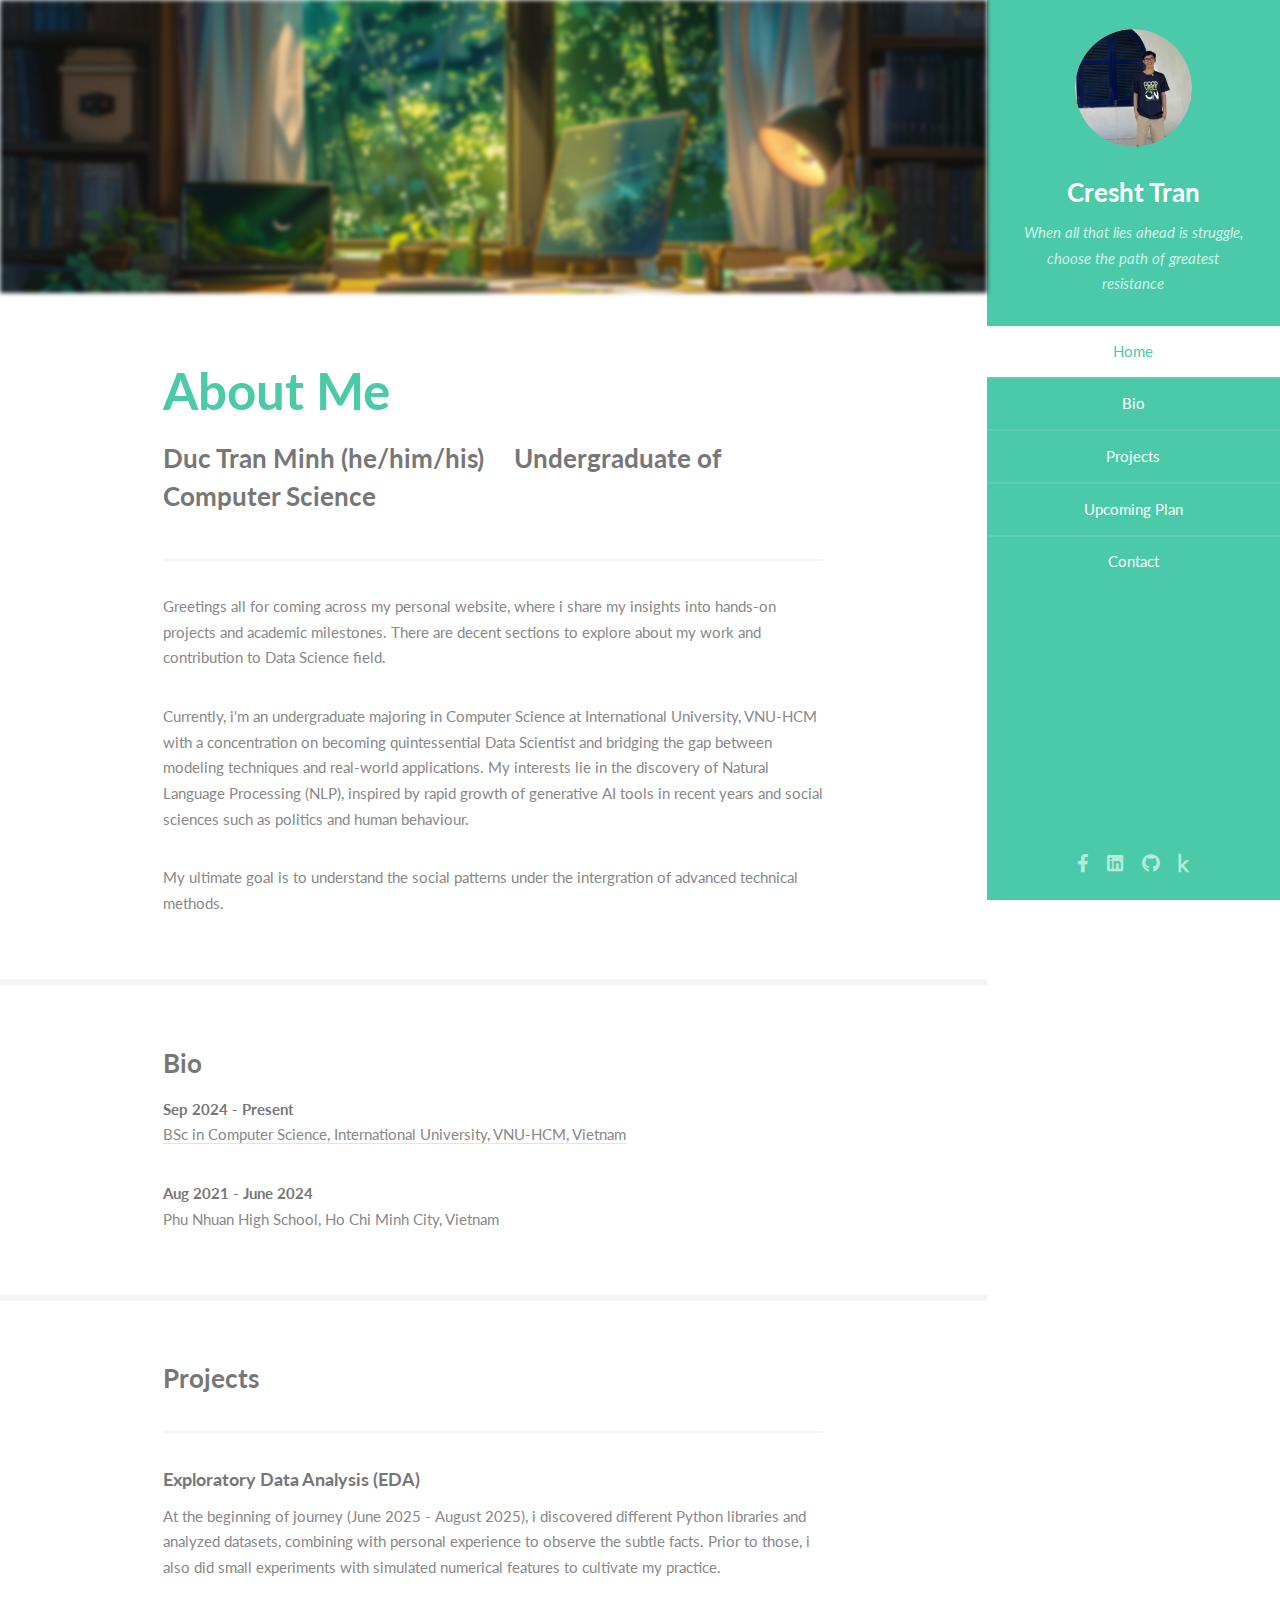
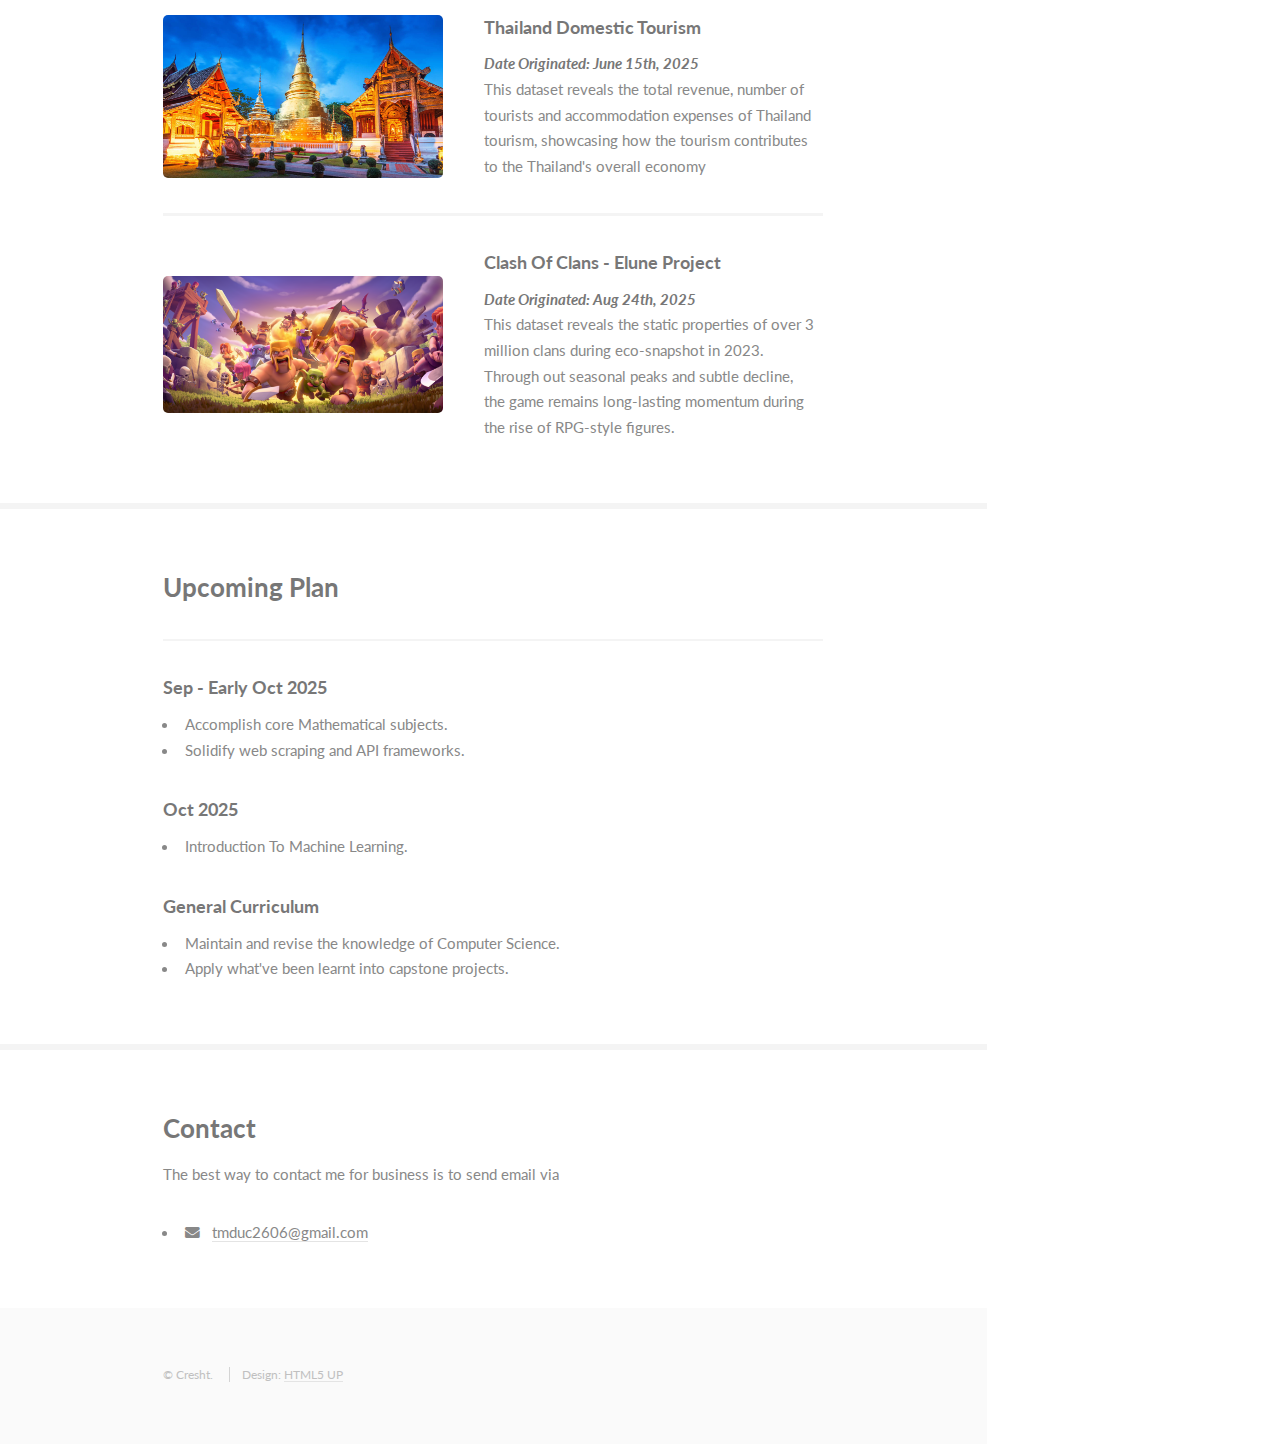
<file: index.html>
<!DOCTYPE HTML>
<!--
	Read Only by HTML5 UP
	html5up.net | @ajlkn
	Free for personal and commercial use under the CCA 3.0 license (html5up.net/license)
-->
<html>

<head>
	<title>Cresht Tran</title>
	<meta charset="utf-8" />
	<link rel="icon" type="images/png" href="images/logo.png">
	<meta name="viewport" content="width=device-width, initial-scale=1, user-scalable=no" />
	<link rel="stylesheet" href="assets/css/main.css" />
</head>

<body class="is-preload">

	<!-- Header -->
	<section id="header">
		<header>
			<span class="image avatar"><img src="images/avatar2.png" alt="" /></span>
			<h1 id="logo"><a href="">Cresht Tran</a></h1>
			<p>When all that lies ahead is struggle, choose the path of greatest resistance</p>
		</header>
		<nav id="nav">
			<ul>
				<li><a href="#one" class="active">Home</a></li>
				<li><a href="#two">Bio</a></li>
				<li><a href="#three">Projects</a></li>
				<li><a href="#four">Upcoming Plan</a></li>
				<li><a href="#five">Contact</a></li>
			</ul>
		</nav>
		<footer>
			<ul class="icons">
				<li><a target="_blank" href="https://www.facebook.com/cresht.2606/"
						class="icon brands fa-facebook-f"><span class="label">Facebook</span></a></li>
				<li> <a target="_blank" href="https://www.linkedin.com/in/cresht2606/" class="icon brands fa-linkedin">
						<span class="label"> LinkedIn </span></a> </li>
				<li><a target="_blank" href="https://github.com/cresht2606" class="icon brands fa-github"><span
							class="label">Github</span></a></li>
				<li><a target="_blank" href="https://www.kaggle.com/cresht2606" class="icon brands fa-kaggle"><span
							class="label">Kaggle</span></a></li>
			</ul>
		</footer>
	</section>

	<!-- Wrapper -->
	<div id="wrapper">

		<!-- Main -->
		<div id="main">

			<!-- One -->
			<section id="one">
				<div class="image main" data-position="center">
					<img src="images/banner.jpg" alt="" />
				</div>
				<div class="container">
					<header class="major">
						<h2>About Me</h2>
						<p><strong>Duc Tran Minh </strong> (he/him/his) &nbsp &nbsp Undergraduate of Computer
							Science</p>
					</header>
					<hr>
					<p>Greetings all for coming across my personal website, where i share my insights into hands-on
						projects and academic milestones. There are decent sections to explore about my work and
						contribution to Data Science field.
					</p>
					<p> Currently, i'm an undergraduate majoring in Computer Science at International University,
						VNU-HCM with a concentration on becoming quintessential Data Scientist and bridging the gap
						between modeling techniques and real-world applications. My interests lie in the discovery of
						Natural Language Processing (NLP), inspired by rapid growth of generative AI tools in recent
						years and social sciences such as politics and human behaviour. </p>
					<p> My ultimate goal is to understand the social patterns under the intergration of advanced
						technical methods. </p>
				</div>
			</section>

			<!-- Two -->
			<section id="two">
				<div class="container">
					<h3>Bio</h3>
					<p> <b> Sep 2024 - Present </b> <br> <a
							href="https://it.hcmiu.edu.vn/bachelor-of-science-in-computer-science-k24-2/">BSc in
							Computer Science, International University, VNU-HCM,
							Vietnam </a> </p>
					<p> <b> Aug 2021 - June 2024 </b> <br> Phu Nhuan High School, Ho Chi Minh City, Vietnam </p>
				</div>
			</section>

			<!-- Three -->
			<section id="three">
				<div class="container">
					<h3>Projects</h3>
					<hr>
					<h4> Exploratory Data Analysis (EDA) </h4>
					<p> At the beginning of journey (June 2025 - August 2025), i discovered different Python libraries
						and analyzed datasets, combining with personal experience to observe the subtle facts. Prior to
						those, i also did small experiments with simulated numerical features to cultivate my practice.
					</p>
					<div class="features">
						<article>
							<a target="_blank"
								href="https://www.kaggle.com/code/cresht2606/thailand-domestic-tourism-eda-06-15-25"
								class="image"><img src="images/thailand_dt.jpg" alt="" /></a>
							<div class="inner">
								<h4>Thailand Domestic Tourism</h4>
								<i> <b> Date Originated: June 15th, 2025 </b> </i>
								<p>This dataset reveals the total revenue, number of tourists and accommodation expenses
									of Thailand tourism, showcasing how the tourism contributes to the
									Thailand's overall economy</p>
							</div>
						</article>
						<article>
							<a target="_blank"
								href="https://www.kaggle.com/code/cresht2606/clash-of-clans-eda-elune-project-08-24-25"
								class="image"><img src="images/coc.png" alt="" /></a>
							<div class="inner">
								<h4>Clash Of Clans - Elune Project</h4>
								<i> <b> Date Originated: Aug 24th, 2025 </b> </i>
								<p>This dataset reveals the static properties of over 3 million clans during
									eco-snapshot in 2023. Through out seasonal peaks and subtle decline, the game
									remains long-lasting momentum during the rise of RPG-style figures.</p>
							</div>
						</article>
					</div>
				</div>
			</section>

			<!-- Five -->
			<section id="four">
				<div class="container">
					<h3> Upcoming Plan </h3>
					<hr>
					<b>
						<h4> Sep - Early Oct 2025 </h4>
					</b>
					<ul class="plan">
						<li> Accomplish core Mathematical subjects. </li>
						<li> Solidify web scraping and API frameworks. </li>
					</ul>
					<b>
						<h4> Oct 2025 </h4>
					</b>
					<ul class="plan">
						<li> Introduction To Machine Learning. </li>
					</ul>
					<b>
						<h4> General Curriculum </h4>
					</b>
					<ul class="plan">
						<li> Maintain and revise the knowledge of Computer Science. </li>
						<li> Apply what've been learnt into capstone projects. </li>
					</ul>

				</div>
			</section>

			<!-- Five -->
			<section id="five">
				<div class="container">
					<h3>Contact</h3>
					<p>The best way to contact me for business is to send email via</p>
					<ul class="contact">
						<li>
							<i class="fas fa-envelope"></i> &nbsp
							<a href="mailto:tmduc2606@gmail.com">tmduc2606@gmail.com</a>
						</li>
					</ul>
				</div>
			</section>


		</div>

		<!-- Footer -->
		<section id="footer">
			<div class="container">
				<ul class="copyright">
					<li>&copy; Cresht.</li>
					<li>Design: <a href="http://html5up.net">HTML5 UP</a></li>
				</ul>
			</div>
		</section>

	</div>

	<!-- Scripts -->
	<script src="assets/js/jquery.min.js"></script>
	<script src="assets/js/jquery.scrollex.min.js"></script>
	<script src="assets/js/jquery.scrolly.min.js"></script>
	<script src="assets/js/browser.min.js"></script>
	<script src="assets/js/breakpoints.min.js"></script>
	<script src="assets/js/util.js"></script>
	<script src="assets/js/main.js"></script>

</body>

</html>
</file>
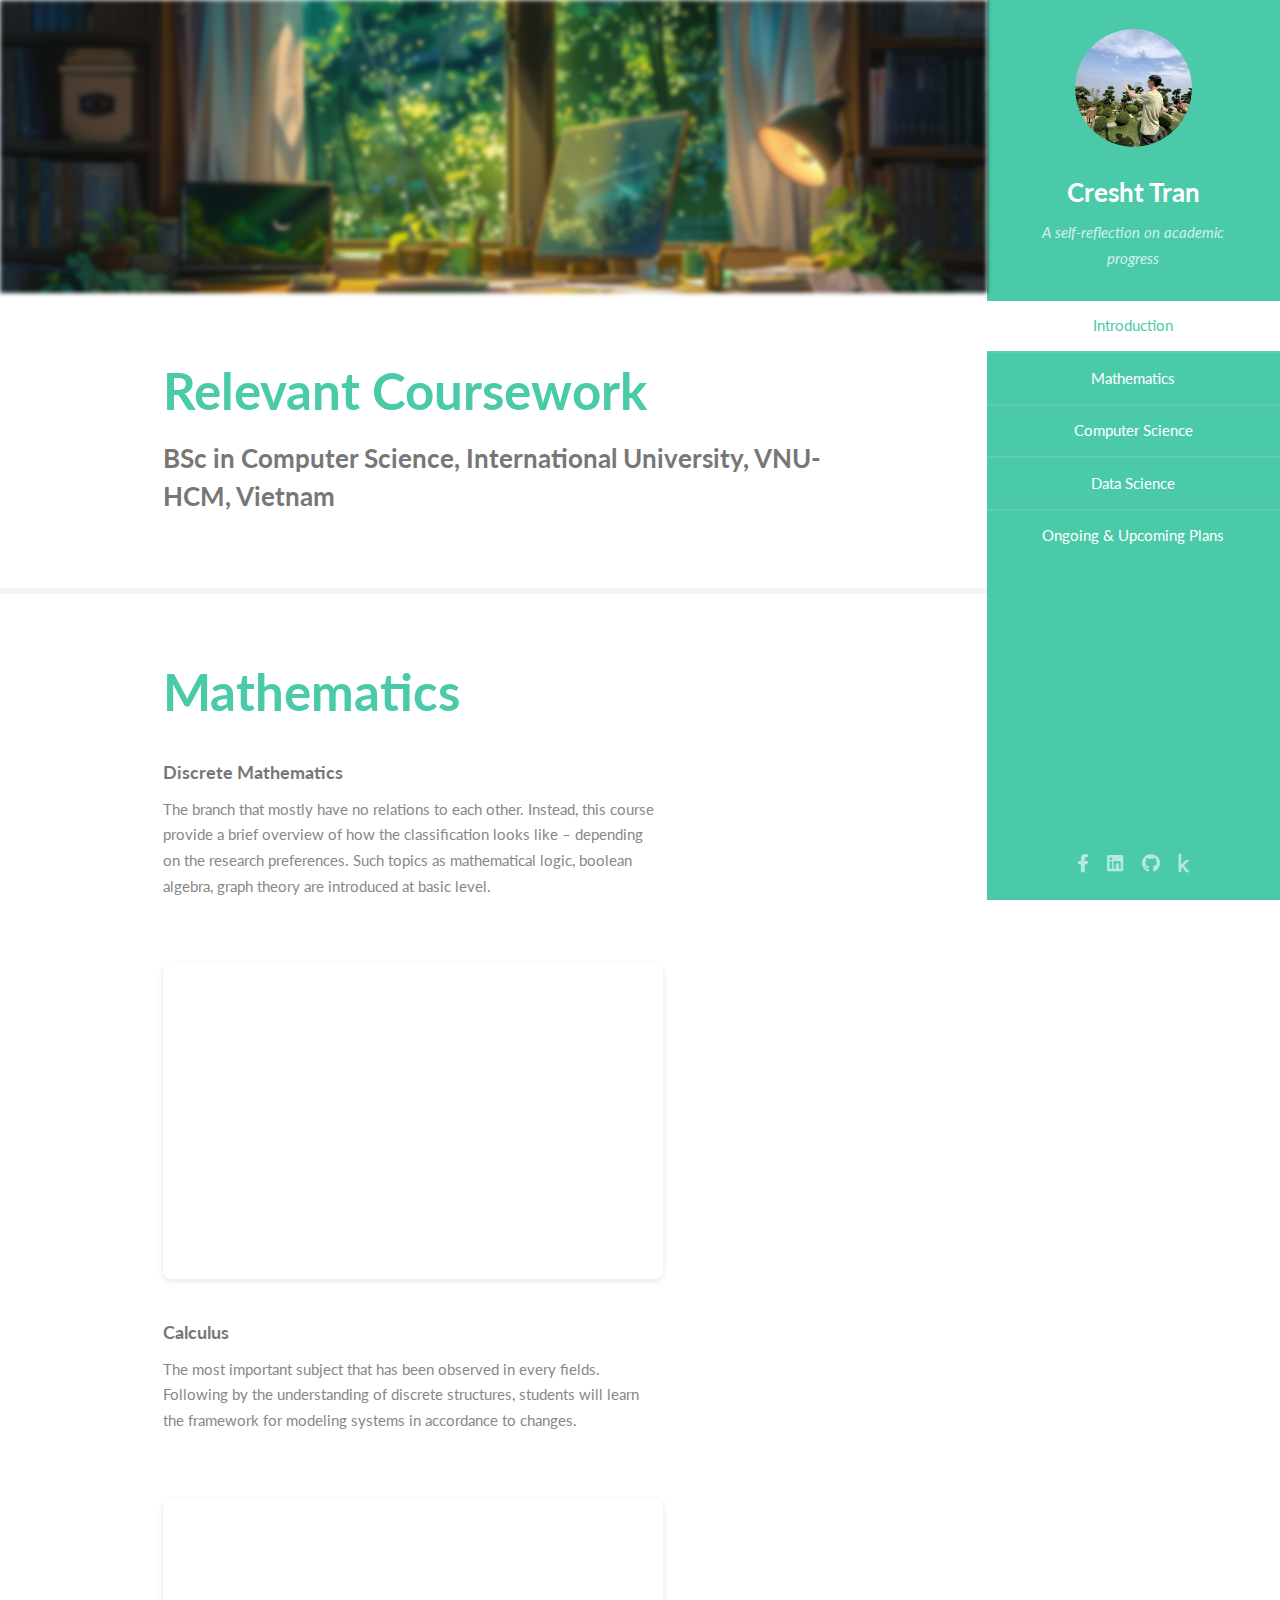
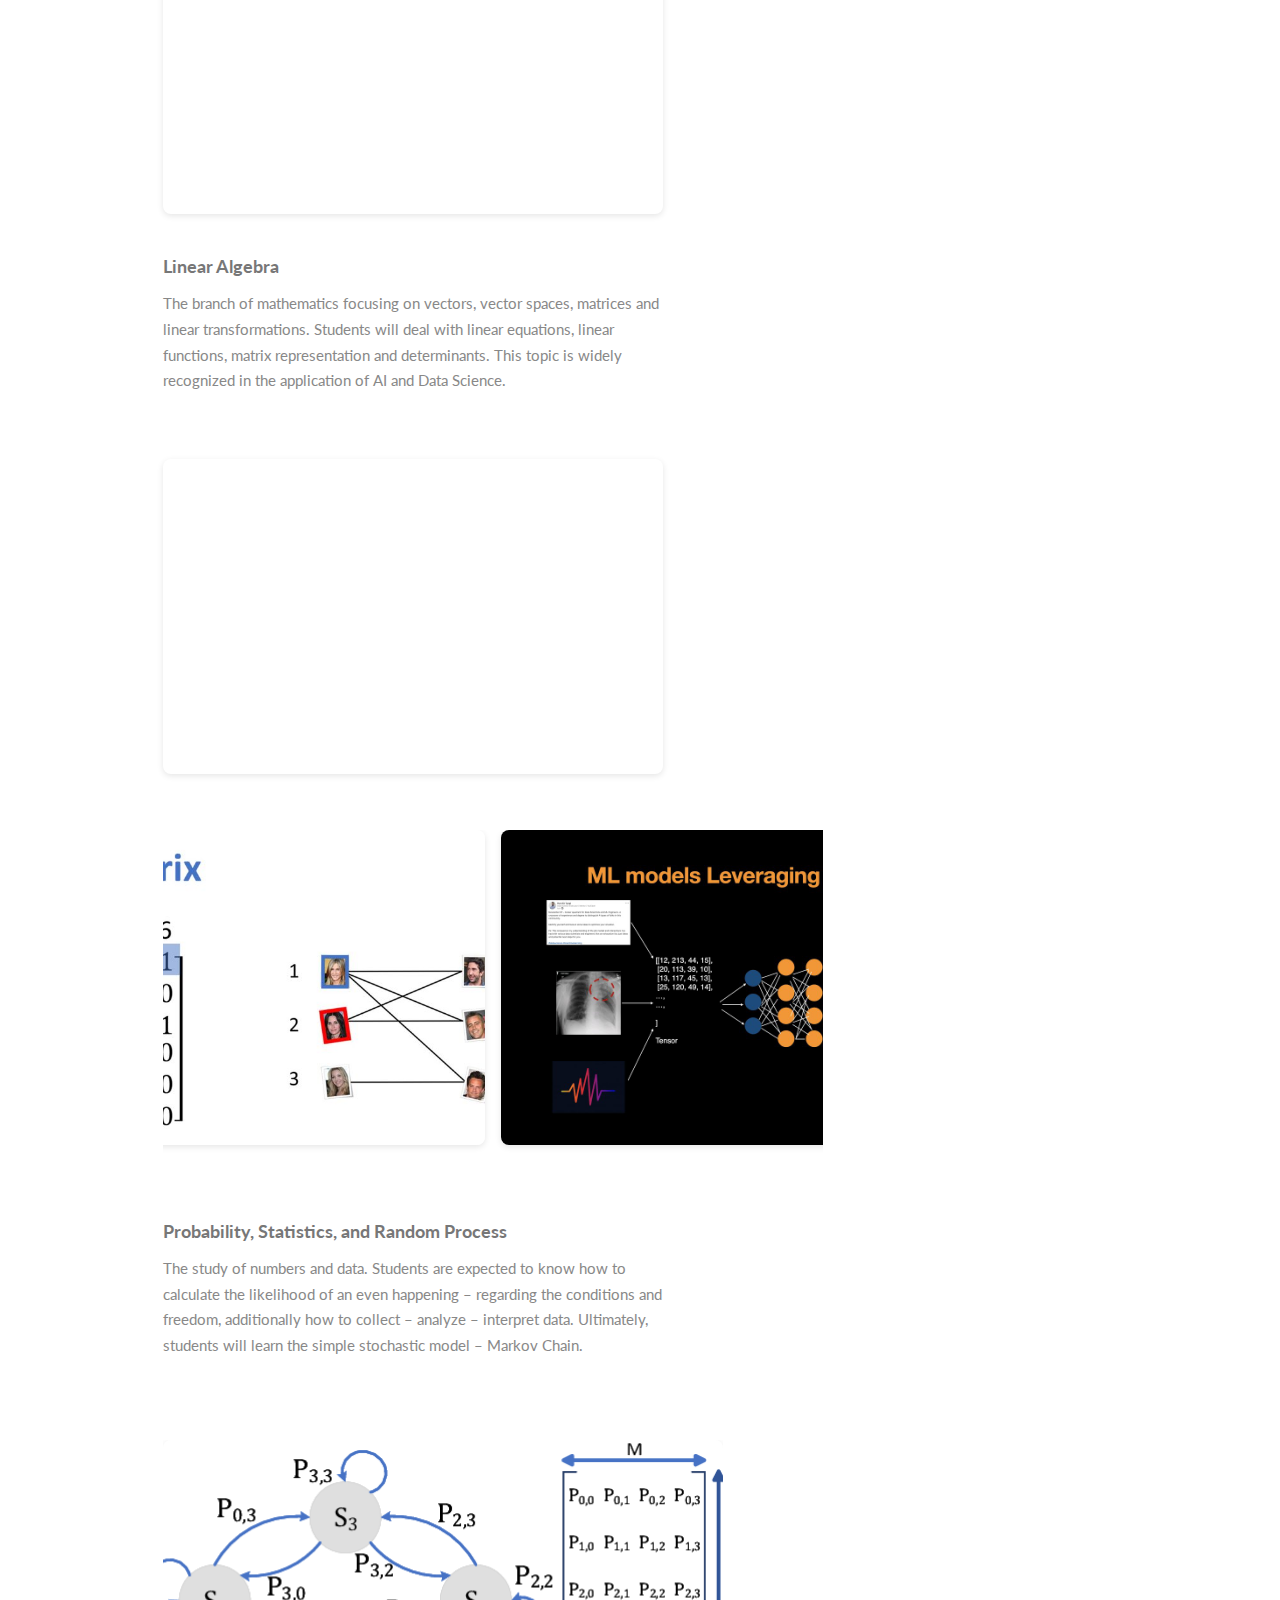
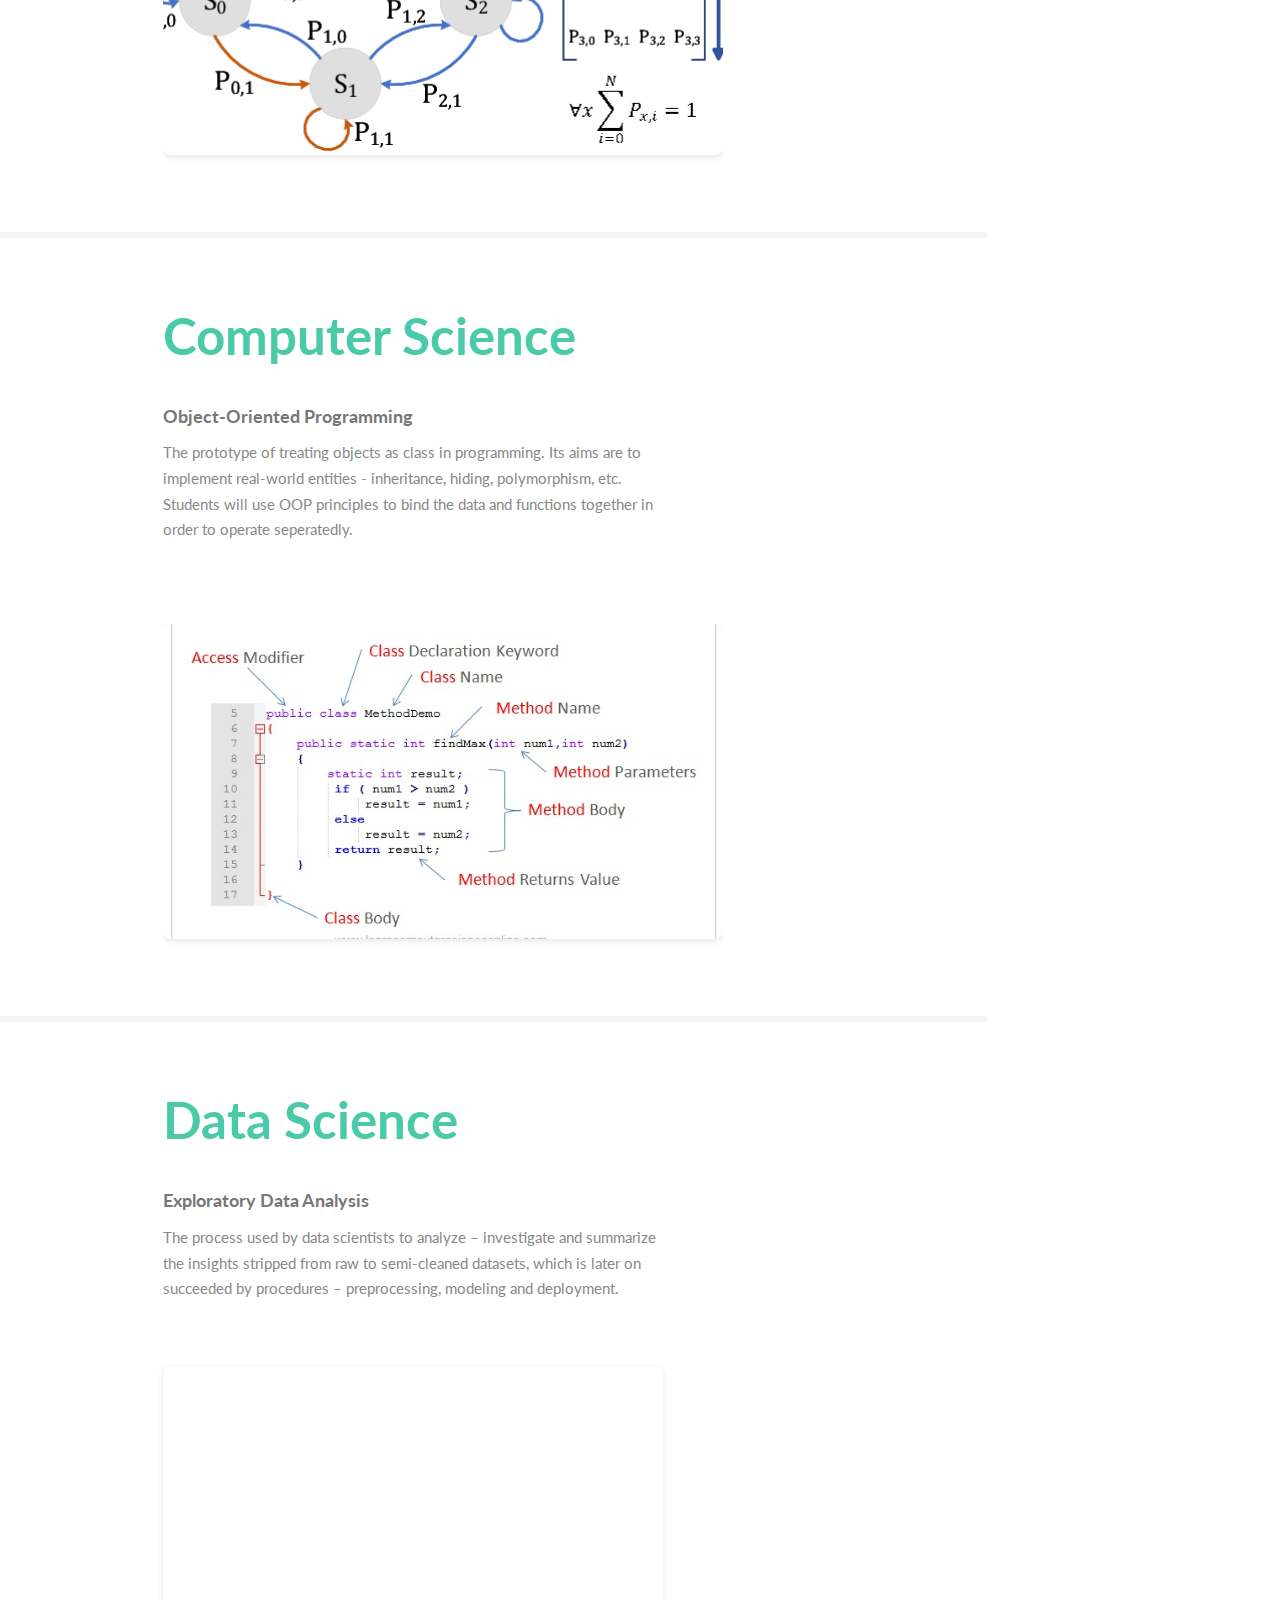
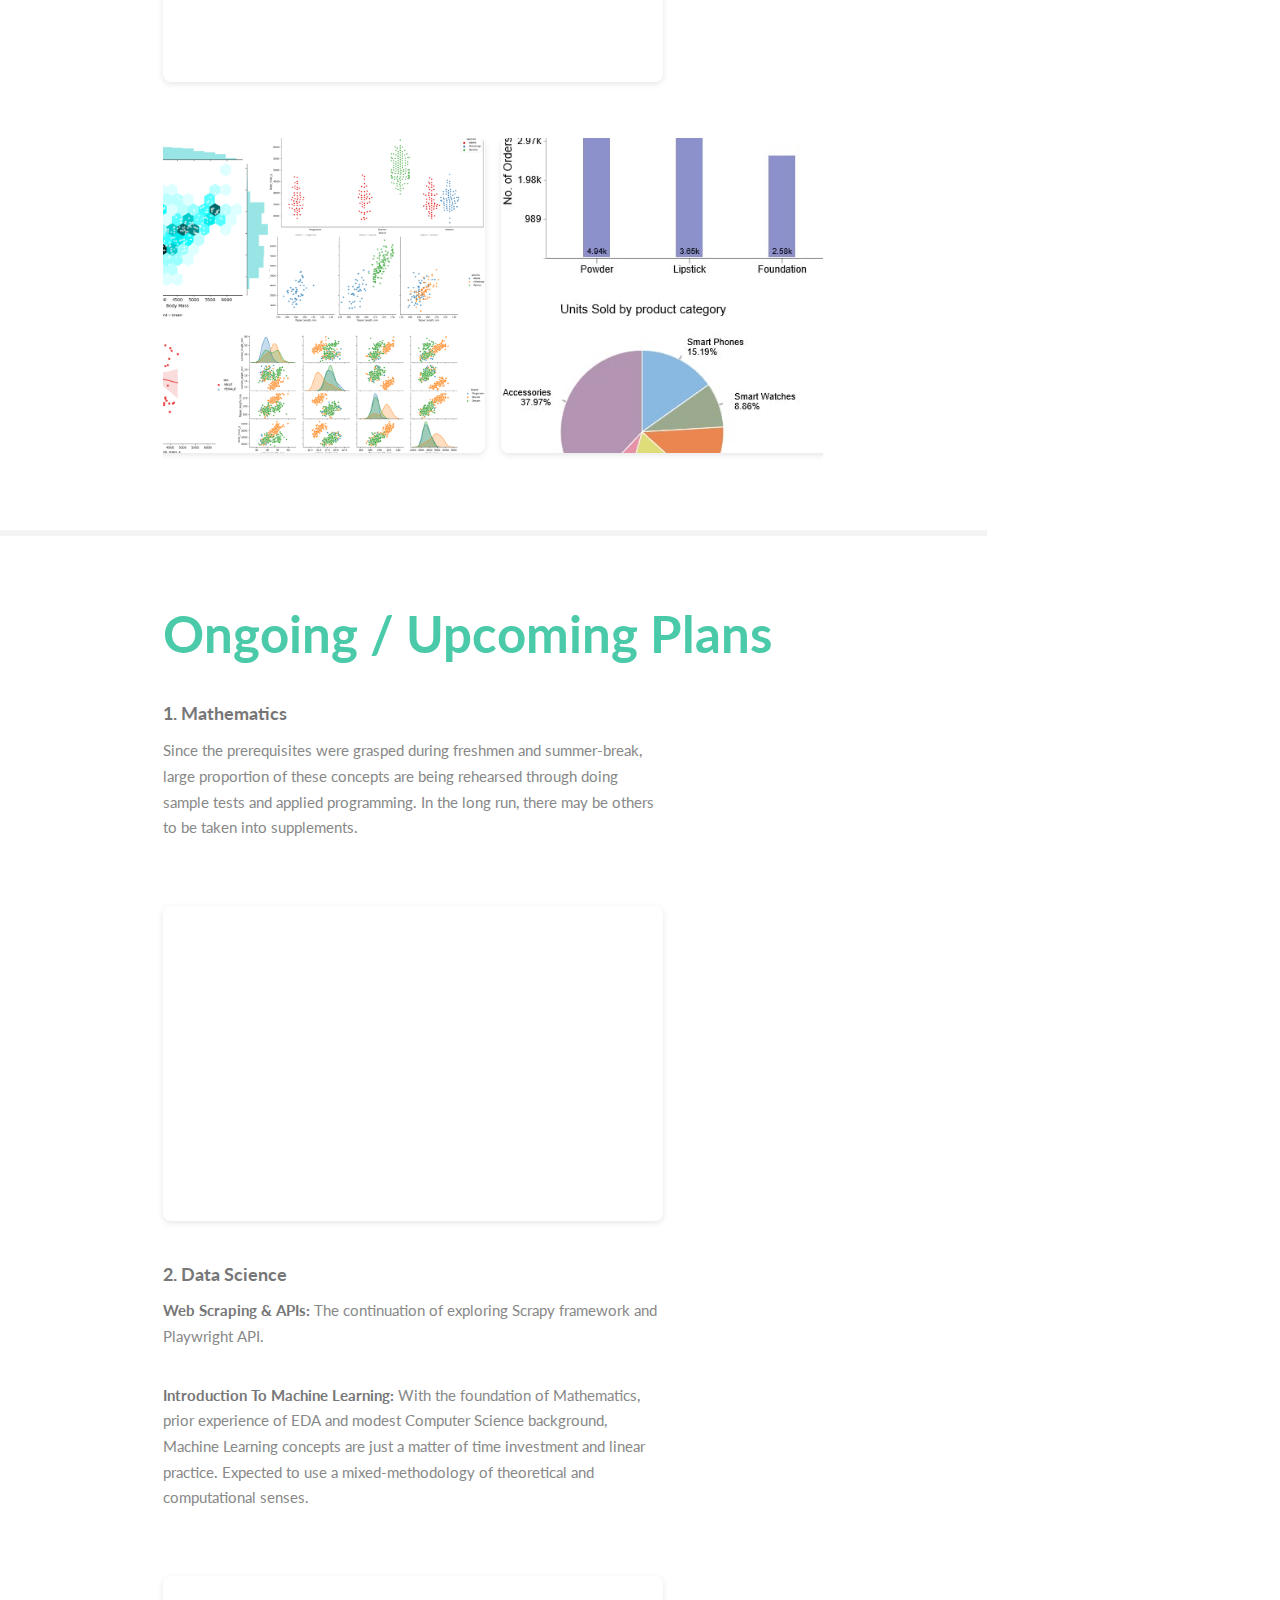
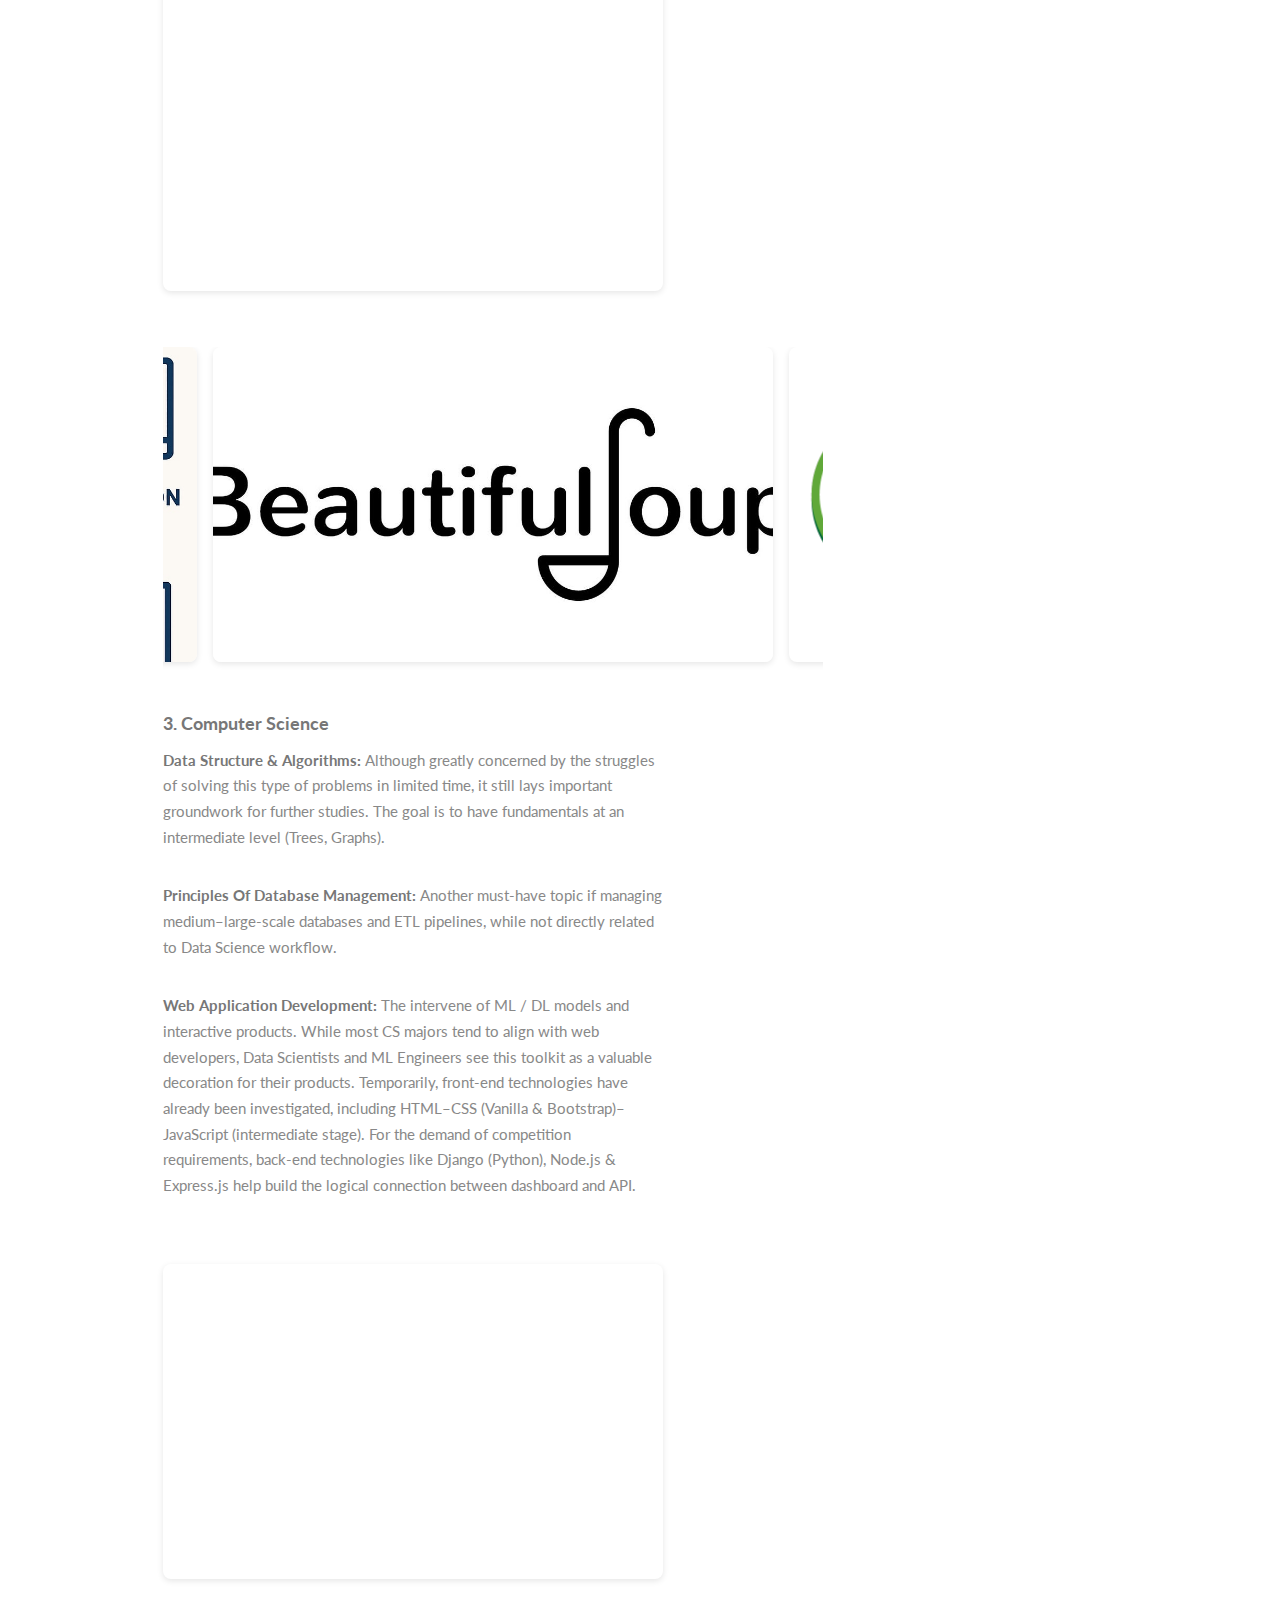
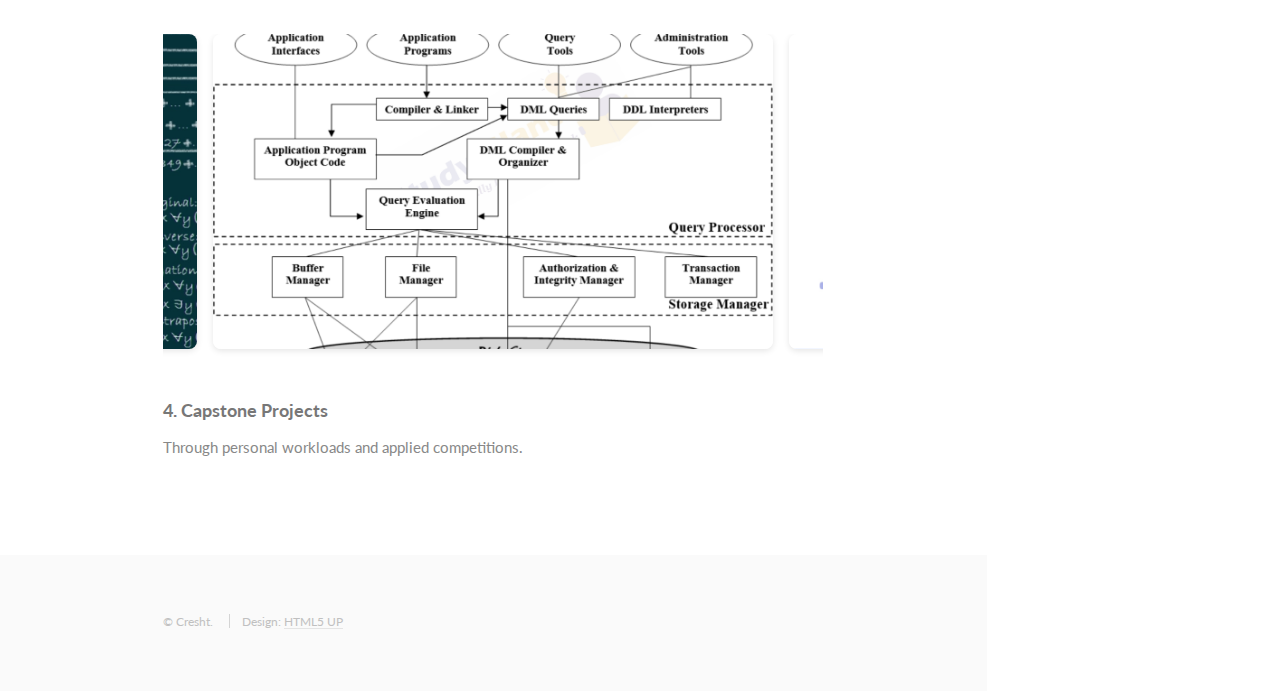
<file: coursework.html>
<!DOCTYPE HTML>
<!--
	Read Only by HTML5 UP
	html5up.net | @ajlkn
	Free for personal and commercial use under the CCA 3.0 license (html5up.net/license)
-->
<html>

<head>
	<title>Coursework</title>
	<meta charset="utf-8" />
	<link rel="icon" type="images/png" href="images/logo.png">
	<meta name="viewport" content="width=device-width, initial-scale=1, user-scalable=no" />
	<link rel="stylesheet" href="assets/css/main.css" />
	<link rel="stylesheet" href="assets/css/coursework.css" />
</head>

<body class="is-preload">

	<!-- Header -->
	<section id="header">
		<header>
			<span class="image avatar"><img src="images/avatar3.jpg" alt="" /></span>
			<h1 id="logo"><a href="index.html">Cresht Tran</a></h1>
			<p>A self-reflection on academic progress</p>
		</header>
		<nav id="nav">
			<ul>
				<li><a href="#one" class="active">Introduction</a></li>
				<li><a href="#two">Mathematics</a></li>
				<li><a href="#three">Computer Science</a></li>
				<li><a href="#four"> Data Science</a></li>
				<li><a href="#five"> Ongoing & Upcoming Plans </a> </li>
			</ul>
		</nav>
		<footer>
			<ul class="icons">
				<li><a target="_blank" href="https://www.facebook.com/cresht.2606/"
						class="icon brands fa-facebook-f"><span class="label">Facebook</span></a></li>
				<li> <a target="_blank" href="https://www.linkedin.com/in/cresht2606/" class="icon brands fa-linkedin">
						<span class="label"> LinkedIn </span></a> </li>
				<li><a target="_blank" href="https://github.com/cresht2606" class="icon brands fa-github"><span
							class="label">Github</span></a></li>
				<li><a target="_blank" href="https://www.kaggle.com/cresht2606" class="icon brands fa-kaggle"><span
							class="label">Kaggle</span></a></li>
			</ul>
		</footer>
	</section>

	<!-- Wrapper -->
	<div id="wrapper">

		<!-- Main -->
		<div id="main">

			<!-- One -->
			<section id="one">
				<div class="image main" data-position="center">
					<img src="images/banner.jpg" alt="" />
				</div>
				<div class="container">
					<header class="major">
						<h2>Relevant Coursework</h2>
						<p>BSc in Computer Science, International University, VNU-HCM, Vietnam</p>
					</header>
				</div>
			</section>

			<!-- Two -->
			<section id="two">
				<div class="container">
					<header class="major">
						<h2>Mathematics</h2>
					</header>
					<article>
						<h4>Discrete Mathematics</h4>
						<div class="content-row">
							<div class="text-block">
								<p>The branch that mostly have no relations to each other. Instead, this course provide
									a brief overview of how the classification looks like – depending on the research
									preferences. Such topics as mathematical logic, boolean algebra, graph theory are
									introduced at basic level.</p>
							</div>
							<div class="video-block"> <iframe width="560" height="315"
									src="https://www.youtube.com/embed/Y1g6JTBvqms?si=oQLLBMPRiwikes6_"
									title="YouTube video player" frameborder="0"
									allow="accelerometer; autoplay; clipboard-write; encrypted-media; gyroscope; picture-in-picture; web-share"
									referrerpolicy="strict-origin-when-cross-origin" allowfullscreen></iframe>
							</div>
						</div>
					</article>

					<article>
						<h4>Calculus</h4>
						<div class="content-row">
							<div class="text-block">
								<p>The most important subject that has been observed in every fields. Following by the
									understanding of discrete structures, students will learn the framework for modeling
									systems in accordance to changes.</p>
							</div>
							<div class="video-block"> <iframe width="560" height="315"
									src="https://www.youtube.com/embed/WUvTyaaNkzM?si=2nRpXZIQd54XFE8v"
									title="YouTube video player" frameborder="0"
									allow="accelerometer; autoplay; clipboard-write; encrypted-media; gyroscope; picture-in-picture; web-share"
									referrerpolicy="strict-origin-when-cross-origin" allowfullscreen></iframe>
							</div>
						</div>
					</article>

					<article>
						<h4>Linear Algebra</h4>
						<div class="content-row">
							<div class="text-block">
								<p>The branch of mathematics focusing on vectors, vector spaces, matrices and linear
									transformations. Students will deal with linear equations, linear functions, matrix
									representation and determinants. This topic is widely recognized in the application
									of AI and Data Science.</p>
							</div>
							<div class="video-block"> <iframe width="560" height="315"
									src="https://www.youtube.com/embed/QL4_4GAWvPs?si=ybEausDChL7bJO4C"
									title="YouTube video player" frameborder="0"
									allow="accelerometer; autoplay; clipboard-write; encrypted-media; gyroscope; picture-in-picture; web-share"
									referrerpolicy="strict-origin-when-cross-origin" allowfullscreen></iframe> </div>
							<div class="image-gallery">
								<img src="images/la_1.jpg" alt="Motivational Image">
								<img src="images/la_2.jpg" alt="Motivational Image">
							</div>
						</div>
					</article>
					<br>
					<article>
						<h4>Probability, Statistics, and Random Process</h4>
						<div class="content-row">
							<div class="text-block">
								<p>The study of numbers and data. Students are expected to know how to calculate the
									likelihood of an even happening – regarding the conditions and freedom, additionally
									how to collect – analyze – interpret data. Ultimately, students will learn the
									simple stochastic model – Markov Chain.</p>
							</div>
							<div class="image-gallery">
								<img src="images/markov.png" alt="Motivational Image">
							</div>
						</div>
					</article>
				</div>
			</section>

			<!-- Three -->
			<section id="three">
				<div class="container">
					<header class="major">
						<h2> Computer Science </h2>
					</header>
					<article>
						<h4>Object-Oriented Programming</h4>
						<div class="content-row">
							<div class="text-block">
								<p>The prototype of treating objects as class in programming. Its aims are to implement
									real-world entities - inheritance, hiding, polymorphism, etc. Students will use OOP
									principles to bind the data and functions together in order to operate seperatedly.
								</p>
							</div>
							<div class="image-gallery">
								<img src="images/oop.jpg" alt="OOP Concept Image">
							</div>
						</div>
					</article>
				</div>
			</section>

			<!-- Four -->
			<section id="four">
				<div class="container">
					<header class="major">
						<h2> Data Science </h2>
					</header>
					<article>
						<h4>Exploratory Data Analysis</h4>
						<div class="content-row">
							<div class="text-block">
								<p>The process used by data scientists to analyze – investigate and summarize the
									insights stripped from raw to semi-cleaned datasets, which is later on succeeded by
									procedures – preprocessing, modeling and deployment.</p>
							</div>
							<div class="video-block">
								<iframe width="560" height="315"
									src="https://www.youtube.com/embed/QiqZliDXCCg?si=K2hia_ooQ081j_Xf"
									title="YouTube video player" frameborder="0"
									allow="accelerometer; autoplay; clipboard-write; encrypted-media; gyroscope; picture-in-picture; web-share"
									referrerpolicy="strict-origin-when-cross-origin" allowfullscreen></iframe>
							</div>
							<div class="image-gallery">
								<img src="images/eda.webp" alt="EDA Image">
								<img src="images/eda_2.jpg" alt="EDA Image">
							</div>
						</div>
					</article>
				</div>
			</section>


			<!-- Five -->
			<section id="five">
				<div class="container">
					<header class="major">
						<h2>Ongoing / Upcoming Plans</h2>
					</header>

					<article>
						<h4>1. Mathematics</h4>
						<div class="content-row">
							<div class="text-block">
								<p>Since the prerequisites were grasped during freshmen and summer-break, large
									proportion of these concepts are being rehearsed through doing sample tests and
									applied programming. In the long run, there may be others to be taken into
									supplements.</p>
							</div>
							<div class="video-block">
								<iframe width="560" height="315"
									src="https://www.youtube.com/embed/t4u-ZH_Rkww?si=2pNfY1YOrs6uxkpD"
									title="YouTube video player" frameborder="0"
									allow="accelerometer; autoplay; clipboard-write; encrypted-media; gyroscope; picture-in-picture; web-share"
									referrerpolicy="strict-origin-when-cross-origin" allowfullscreen></iframe>
							</div>
						</div>
					</article>

					<article>
						<h4>2. Data Science</h4>
						<div class="content-row">
							<div class="text-block">
								<p><strong>Web Scraping & APIs:</strong> The continuation of exploring Scrapy framework
									and Playwright API.</p>
								<p><strong>Introduction To Machine Learning:</strong> With the foundation of
									Mathematics, prior experience of EDA and modest Computer Science background, Machine
									Learning concepts are just a matter of time investment and linear practice. Expected
									to use a mixed-methodology of theoretical and computational senses.</p>
							</div>
							<div class="video-block">
								<iframe width="560" height="315"
									src="https://www.youtube.com/embed/b5NlRg8SjZg?si=mIi9V8oVqVVFld5O"
									title="YouTube video player" frameborder="0"
									allow="accelerometer; autoplay; clipboard-write; encrypted-media; gyroscope; picture-in-picture; web-share"
									referrerpolicy="strict-origin-when-cross-origin" allowfullscreen></iframe>
							</div>
							<div class="image-gallery">
								<img src="images/ml.jpg">
								<img src="images/bs4.jpg">
								<img src="images/scrapy.png">
							</div>
						</div>
					</article>

					<article>
						<h4>3. Computer Science</h4>
						<div class="content-row">
							<div class="text-block">
								<p><strong>Data Structure & Algorithms:</strong> Although greatly concerned by the
									struggles of solving this type of problems in limited time, it still lays important
									groundwork for further studies. The goal is to have fundamentals at an intermediate
									level (Trees, Graphs).</p>
								<p><strong>Principles Of Database Management:</strong> Another must-have topic if
									managing medium–large-scale databases and ETL pipelines, while not directly related
									to Data Science workflow.</p>
								<p><strong>Web Application Development:</strong> The intervene of ML / DL models and
									interactive products. While most CS majors tend to align with web developers, Data
									Scientists and ML Engineers see this toolkit as a valuable decoration for their
									products. Temporarily, front-end technologies have already been investigated,
									including HTML–CSS (Vanilla & Bootstrap)–JavaScript (intermediate stage). For the
									demand of competition requirements, back-end technologies like Django (Python),
									Node.js & Express.js help build the logical connection between dashboard and API.
								</p>
							</div>
							<div class="video-block">
								<iframe width="560" height="315"
									src="https://www.youtube.com/embed/oz9cEqFynHU?si=Znl0mAAwDLakg9NV"
									title="YouTube video player" frameborder="0"
									allow="accelerometer; autoplay; clipboard-write; encrypted-media; gyroscope; picture-in-picture; web-share"
									referrerpolicy="strict-origin-when-cross-origin" allowfullscreen></iframe>
							</div>
							<div class="image-gallery">
								<img src="images/dsa.webp" alt="DSA Motivation">
								<img src="images/dbms.jpg" alt="Database Motivation">
								<img src="images/wad.png" alt="Web Dev Motivation">
							</div>
						</div>
					</article>

					<article>
						<h4>4. Capstone Projects</h4>
						<div class="content-row">
							<div class="text-block">
								<p>Through personal workloads and applied competitions.</p>
							</div>
						</div>
					</article>
				</div>
			</section>
		</div>

		<!-- Footer -->
		<section id="footer">
			<div class="container">
				<ul class="copyright">
					<li>&copy; Cresht.</li>
					<li>Design: <a href="http://html5up.net">HTML5 UP</a></li>
				</ul>
			</div>
		</section>

	</div>

	<!-- Scripts -->
	<script src="assets/js/jquery.min.js"></script>
	<script src="assets/js/jquery.scrollex.min.js"></script>
	<script src="assets/js/jquery.scrolly.min.js"></script>
	<script src="assets/js/browser.min.js"></script>
	<script src="assets/js/breakpoints.min.js"></script>
	<script src="assets/js/util.js"></script>
	<script src="assets/js/main.js"></script>


</body>


</html>
</file>
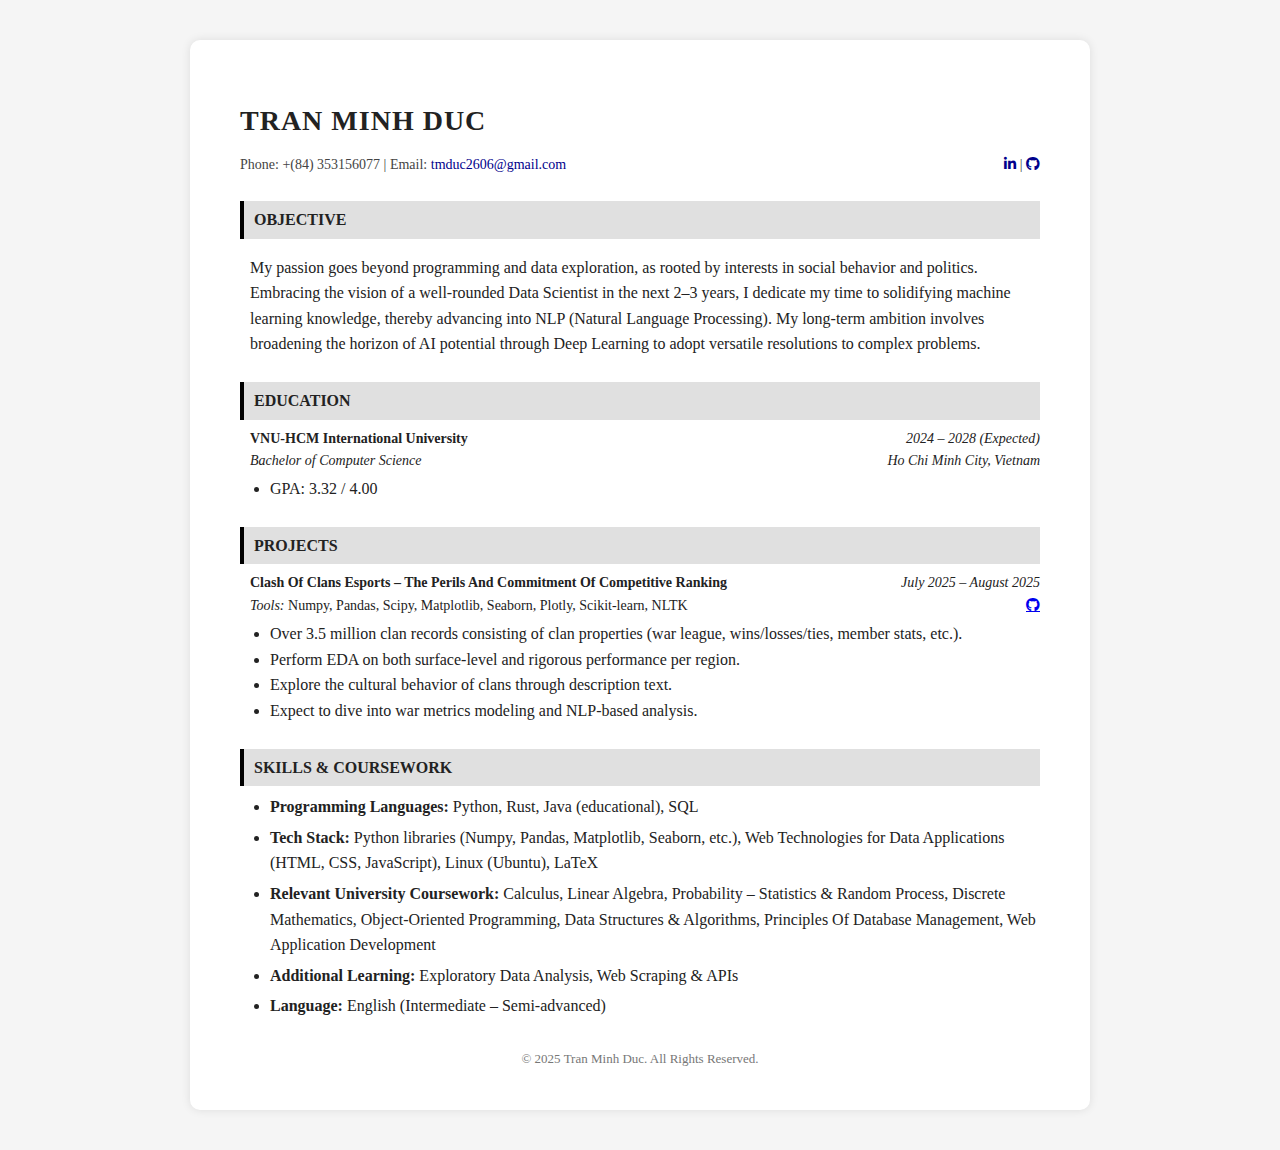
<file: resume.html>
<!DOCTYPE html>
<html lang="en">

<head>
    <meta charset="UTF-8">
    <meta name="viewport" content="width=device-width, initial-scale=1.0">
    <title>Duc Tran - Resume</title>
    <link rel="stylesheet" href="assets/css/resume.css">
    <link rel="stylesheet" href="https://cdnjs.cloudflare.com/ajax/libs/font-awesome/6.6.0/css/all.min.css">

</head>

<body>
    <div class="resume-container">

        <header>
            <h1>TRAN MINH DUC</h1>
            <div class="contact">
                <div class="default-info"> Phone: +(84) 353156077 |
                    Email: <a href="mailto:tmduc2606@gmail.com">tmduc2606@gmail.com</a> </div>
                <div class="social-media">
                    <a href="https://www.linkedin.com/in/cresht2606/" target="_blank"
                        class="fa-brands fa-linkedin-in"></a> |
                    <a href="https://github.com/cresht2606" target="_blank" class="fa-brands fa-github"></a>
                </div>
            </div>
        </header>

        <!-- Objective -->
        <div class="cv-section">Objective</div>
        <div class="section-content">
            <p>
                My passion goes beyond programming and data exploration, as rooted by interests in social behavior and
                politics.
                Embracing the vision of a well-rounded Data Scientist in the next 2–3 years, I dedicate my time to
                solidifying
                machine learning knowledge, thereby advancing into NLP (Natural Language Processing). My long-term
                ambition
                involves broadening the horizon of AI potential through Deep Learning to adopt versatile resolutions to
                complex problems.
            </p>
        </div>

        <!-- Education -->
        <div class="cv-section">Education</div>
        <div class="section-content">
            <div class="item-header">
                <span><b>VNU-HCM International University</b></span>
                <span><i>2024 – 2028 (Expected)</i></span>
            </div>
            <div class="item-sub">
                <span><i>Bachelor of Computer Science</i></span>
                <span><i>Ho Chi Minh City, Vietnam</i></span>
            </div>
            <ul>
                <li>GPA: 3.32 / 4.00</li>
            </ul>
        </div>

        <!-- Projects -->
        <div class="cv-section">Projects</div>
        <div class="section-content">
            <div class="item-header">
                <span><b>Clash Of Clans Esports – The Perils And Commitment Of Competitive Ranking</b></span>
                <span><i>July 2025 – August 2025</i></span>
            </div>
            <div class="item-sub">
                <span><i>Tools:</i> Numpy, Pandas, Scipy, Matplotlib, Seaborn, Plotly, Scikit-learn, NLTK</span>
                <span>
                    <a href="https://github.com/cresht2606/elune-project-eda" target="_blank"
                        class="fa-brands fa-github"></a>
                </span>
            </div>
            <ul>
                <li>Over 3.5 million clan records consisting of clan properties (war league, wins/losses/ties, member
                    stats, etc.).</li>
                <li>Perform EDA on both surface-level and rigorous performance per region.</li>
                <li>Explore the cultural behavior of clans through description text.</li>
                <li>Expect to dive into war metrics modeling and NLP-based analysis.</li>
            </ul>
        </div>

        <!-- Skills -->
        <div class="cv-section">Skills & Coursework</div>
        <div class="section-content">
            <ul class="skills-list">
                <li><b>Programming Languages:</b> Python, Rust, Java (educational), SQL</li>
                <li><b>Tech Stack:</b> Python libraries (Numpy, Pandas, Matplotlib, Seaborn, etc.), Web Technologies for
                    Data Applications (HTML, CSS,
                    JavaScript), Linux (Ubuntu), LaTeX</li>
                <li><b> Relevant University Coursework:</b> Calculus, Linear Algebra, Probability – Statistics & Random
                    Process, Discrete
                    Mathematics, Object-Oriented Programming,
                    Data Structures & Algorithms, Principles Of Database Management, Web Application Development</li>
                <li><b>Additional Learning:</b> Exploratory Data Analysis, Web Scraping & APIs</li>
                <li><b>Language:</b> English (Intermediate – Semi-advanced)</li>
            </ul>
        </div>

        <footer>
            © 2025 Tran Minh Duc. All Rights Reserved.
        </footer>
    </div>
</body>

</html>
</file>
<file: assets/css/coursework.css>
/* Image resize */

.image-gallery {
    display: flex;
    flex-wrap: nowrap;
    /* prevents wrapping to next line */
    gap: 1rem;
    margin-top: 1rem;
    justify-content: center;
    overflow-x: auto;
    /* allows scrolling if screen is too narrow */
    padding-bottom: 1rem;
}

.image-gallery img {
    width: 560px;
    height: 315px;
    object-fit: contain;
    border-radius: 8px;
    box-shadow: 0 2px 6px rgba(0, 0, 0, 0.1);
    /* prevents shrinking when container is small */
}

/* Text and video indentation */

.content-row {
    display: flex;
    justify-content: space-between;
    align-items: flex-start;
    flex-wrap: wrap;
    gap: 2rem;
    margin-bottom: 2rem;
}

.text-block {
    flex: 1 1 300px;
    max-width: 500px;
}

.video-block iframe {
    width: 500px;
    height: 315px;
    border-radius: 8px;
    box-shadow: 0 2px 6px rgba(0, 0, 0, 0.1);
}

.image-gallery {
    display: flex;
    flex-wrap: nowrap;
    gap: 1rem;
    overflow-x: auto;
    padding-bottom: 1rem;
    margin-top: 1rem;
}

.image-gallery img {
    width: 560px;
    height: 315px;
    object-fit: cover;
    flex-shrink: 0;
    border-radius: 8px;
    box-shadow: 0 2px 6px rgba(0, 0, 0, 0.1);
}

@media (max-width: 992px) {
    .content-row {
        flex-direction: column;
        align-items: center;
    }

    .video-block iframe,
    .image-gallery img {
        width: 100%;
        max-width: 560px;
        height: auto;
    }
}
</file>
<file: assets/css/resume.css>
body {
    font-family: 'Palatino Linotype', 'Book Antiqua', Palatino, serif;
    background: #f5f5f5;
    color: #222;
    margin: 0;
    padding: 0;
    line-height: 1.6;
}

.resume-container {
    max-width: 800px;
    background: white;
    margin: 40px auto;
    padding: 40px 50px;
    box-shadow: 0 0 10px rgba(0, 0, 0, 0.1);
    border-radius: 10px;
}

header {
    margin-bottom: 20px;
}

header h1 {
    font-size: 28px;
    letter-spacing: 1px;
    margin-bottom: 10px;
}

.contact {
    display: flex;
    justify-content: space-between;
    /* put items at both end */
    align-items: center;
    /* vertically centers them */
    flex-wrap: wrap;


    font-size: 14px;
    color: #444;
}

.contact a {
    color: #00008b;
    text-decoration: none;
}

.contact a:hover {
    text-decoration: underline;
}

.cv-section {
    background: #e0e0e0;
    padding: 6px 10px;
    margin-top: 25px;
    font-weight: bold;
    font-size: 16px;
    text-transform: uppercase;
    border-left: 4px solid #000000;
}

.section-content {
    margin-top: 8px;
    padding-left: 10px;
}

.item-header,
.item-sub {
    display: flex;
    justify-content: space-between;
    font-size: 14px;
}

ul {
    margin-top: 4px;
    padding-left: 20px;
}

ul.skills-list li {
    margin-bottom: 5px;
}

.github-link {
    color: #00008b;
    text-decoration: none;
}

.github-link:hover {
    text-decoration: underline;
}

footer {
    text-align: center;
    margin-top: 30px;
    font-size: 13px;
    color: #777;
}
</file>
<file: assets/css/main.css>
@import url("fontawesome-all.min.css");
@import url("https://fonts.googleapis.com/css?family=Lato:400,400italic,700,700italic|Source+Code+Pro:400");

/*
	Read Only by HTML5 UP
	html5up.net | @ajlkn
	Free for personal and commercial use under the CCA 3.0 license (html5up.net/license)
*/

html,
body,
div,
span,
applet,
object,
iframe,
h1,
h2,
h3,
h4,
h5,
h6,
p,
blockquote,
pre,
a,
abbr,
acronym,
address,
big,
cite,
code,
del,
dfn,
em,
img,
ins,
kbd,
q,
s,
samp,
small,
strike,
strong,
sub,
sup,
tt,
var,
b,
u,
i,
center,
dl,
dt,
dd,
ol,
ul,
li,
fieldset,
form,
label,
legend,
table,
caption,
tbody,
tfoot,
thead,
tr,
th,
td,
article,
aside,
canvas,
details,
embed,
figure,
figcaption,
footer,
header,
hgroup,
menu,
nav,
output,
ruby,
section,
summary,
time,
mark,
audio,
video {
	margin: 0;
	padding: 0;
	border: 0;
	font-size: 100%;
	font: inherit;
	vertical-align: baseline;
}

article,
aside,
details,
figcaption,
figure,
footer,
header,
hgroup,
menu,
nav,
section {
	display: block;
}

body {
	line-height: 1;
}

ol,
ul {
	list-style: none;
}

blockquote,
q {
	quotes: none;
}

blockquote:before,
blockquote:after,
q:before,
q:after {
	content: '';
	content: none;
}

table {
	border-collapse: collapse;
	border-spacing: 0;
}

body {
	-webkit-text-size-adjust: none;
}

mark {
	background-color: transparent;
	color: inherit;
}

input::-moz-focus-inner {
	border: 0;
	padding: 0;
}

input,
select,
textarea {
	-moz-appearance: none;
	-webkit-appearance: none;
	-ms-appearance: none;
	appearance: none;
}

/* Basic */

html {
	box-sizing: border-box;
}

*,
*:before,
*:after {
	box-sizing: inherit;
}

body {
	background: #fff;
}

body.is-preload *,
body.is-preload *:before,
body.is-preload *:after {
	-moz-animation: none !important;
	-webkit-animation: none !important;
	-ms-animation: none !important;
	animation: none !important;
	-moz-transition: none !important;
	-webkit-transition: none !important;
	-ms-transition: none !important;
	transition: none !important;
}

body,
input,
select,
textarea {
	color: #888;
	font-family: "Lato", sans-serif;
	font-size: 16pt;
	font-weight: 400;
	line-height: 1.75em;
}

a {
	-moz-transition: color 0.2s ease-in-out, border-color 0.2s ease-in-out;
	-webkit-transition: color 0.2s ease-in-out, border-color 0.2s ease-in-out;
	-ms-transition: color 0.2s ease-in-out, border-color 0.2s ease-in-out;
	transition: color 0.2s ease-in-out, border-color 0.2s ease-in-out;
	border-bottom: solid 1px #e4e4e4;
	color: inherit;
	text-decoration: none;
}

a:hover {
	border-bottom-color: transparent;
	color: #4acaa8 !important;
}

strong,
b {
	color: #777;
	font-weight: 700;
}

em,
i {
	font-style: italic;
}

p {
	margin: 0 0 2.25em 0;
}

h1,
h2,
h3,
h4,
h5,
h6 {
	color: #777;
	font-weight: 700;
	line-height: 1em;
	margin: 0 0 0.5625em 0;
}

h1 a,
h2 a,
h3 a,
h4 a,
h5 a,
h6 a {
	border: 0;
	color: inherit;
	text-decoration: none;
}

h2 {
	font-size: 2em;
	line-height: 1.5em;
}

h3 {
	font-size: 1.75em;
	line-height: 1.5em;
}

h4 {
	font-size: 1.25em;
	line-height: 1.5em;
}

h5 {
	font-size: 0.9em;
	line-height: 1.5em;
}

h6 {
	font-size: 0.7em;
	line-height: 1.5em;
}

sub {
	font-size: 0.8em;
	position: relative;
	top: 0.5em;
}

sup {
	font-size: 0.8em;
	position: relative;
	top: -0.5em;
}

hr {
	border: 0;
	border-bottom: solid 2px #f4f4f4;
	margin: 2.25em 0;
}

hr.major {
	margin: 3.375em 0;
}

blockquote {
	border-left: solid 8px #e4e4e4;
	font-style: italic;
	margin: 0 0 2.25em 0;
	padding: 0.5em 0 0.5em 2em;
}

code {
	background: #555;
	border-radius: 5px;
	color: #fff;
	font-family: "Source Code Pro", monospace;
	font-size: 0.9em;
	margin: 0 0.25em;
	padding: 0.25em 0.65em;
}

pre {
	font-family: "Source Code Pro", monospace;
	font-size: 0.9em;
	margin: 0 0 2.25em 0;
}

pre code {
	-webkit-overflow-scrolling: touch;
	display: block;
	line-height: 1.5em;
	overflow-x: auto;
	padding: 1em 1.5em;
}

.align-left {
	text-align: left;
}

.align-center {
	text-align: center;
}

.align-right {
	text-align: right;
}

/* Row */

.row {
	display: flex;
	flex-wrap: wrap;
	box-sizing: border-box;
	align-items: stretch;
}

.row>* {
	box-sizing: border-box;
}

.row.gtr-uniform>*> :last-child {
	margin-bottom: 0;
}

.row.aln-left {
	justify-content: flex-start;
}

.row.aln-center {
	justify-content: center;
}

.row.aln-right {
	justify-content: flex-end;
}

.row.aln-top {
	align-items: flex-start;
}

.row.aln-middle {
	align-items: center;
}

.row.aln-bottom {
	align-items: flex-end;
}

.row>.imp {
	order: -1;
}

.row>.col-1 {
	width: 8.33333%;
}

.row>.off-1 {
	margin-left: 8.33333%;
}

.row>.col-2 {
	width: 16.66667%;
}

.row>.off-2 {
	margin-left: 16.66667%;
}

.row>.col-3 {
	width: 25%;
}

.row>.off-3 {
	margin-left: 25%;
}

.row>.col-4 {
	width: 33.33333%;
}

.row>.off-4 {
	margin-left: 33.33333%;
}

.row>.col-5 {
	width: 41.66667%;
}

.row>.off-5 {
	margin-left: 41.66667%;
}

.row>.col-6 {
	width: 50%;
}

.row>.off-6 {
	margin-left: 50%;
}

.row>.col-7 {
	width: 58.33333%;
}

.row>.off-7 {
	margin-left: 58.33333%;
}

.row>.col-8 {
	width: 66.66667%;
}

.row>.off-8 {
	margin-left: 66.66667%;
}

.row>.col-9 {
	width: 75%;
}

.row>.off-9 {
	margin-left: 75%;
}

.row>.col-10 {
	width: 83.33333%;
}

.row>.off-10 {
	margin-left: 83.33333%;
}

.row>.col-11 {
	width: 91.66667%;
}

.row>.off-11 {
	margin-left: 91.66667%;
}

.row>.col-12 {
	width: 100%;
}

.row>.off-12 {
	margin-left: 100%;
}

.row.gtr-0 {
	margin-top: 0;
	margin-left: 0em;
}

.row.gtr-0>* {
	padding: 0 0 0 0em;
}

.row.gtr-0.gtr-uniform {
	margin-top: 0em;
}

.row.gtr-0.gtr-uniform>* {
	padding-top: 0em;
}

.row.gtr-25 {
	margin-top: 0;
	margin-left: -0.5em;
}

.row.gtr-25>* {
	padding: 0 0 0 0.5em;
}

.row.gtr-25.gtr-uniform {
	margin-top: -0.5em;
}

.row.gtr-25.gtr-uniform>* {
	padding-top: 0.5em;
}

.row.gtr-50 {
	margin-top: 0;
	margin-left: -1em;
}

.row.gtr-50>* {
	padding: 0 0 0 1em;
}

.row.gtr-50.gtr-uniform {
	margin-top: -1em;
}

.row.gtr-50.gtr-uniform>* {
	padding-top: 1em;
}

.row {
	margin-top: 0;
	margin-left: -2em;
}

.row>* {
	padding: 0 0 0 2em;
}

.row.gtr-uniform {
	margin-top: -2em;
}

.row.gtr-uniform>* {
	padding-top: 2em;
}

.row.gtr-150 {
	margin-top: 0;
	margin-left: -3em;
}

.row.gtr-150>* {
	padding: 0 0 0 3em;
}

.row.gtr-150.gtr-uniform {
	margin-top: -3em;
}

.row.gtr-150.gtr-uniform>* {
	padding-top: 3em;
}

.row.gtr-200 {
	margin-top: 0;
	margin-left: -4em;
}

.row.gtr-200>* {
	padding: 0 0 0 4em;
}

.row.gtr-200.gtr-uniform {
	margin-top: -4em;
}

.row.gtr-200.gtr-uniform>* {
	padding-top: 4em;
}

@media screen and (max-width: 1680px) {

	.row {
		display: flex;
		flex-wrap: wrap;
		box-sizing: border-box;
		align-items: stretch;
	}

	.row>* {
		box-sizing: border-box;
	}

	.row.gtr-uniform>*> :last-child {
		margin-bottom: 0;
	}

	.row.aln-left {
		justify-content: flex-start;
	}

	.row.aln-center {
		justify-content: center;
	}

	.row.aln-right {
		justify-content: flex-end;
	}

	.row.aln-top {
		align-items: flex-start;
	}

	.row.aln-middle {
		align-items: center;
	}

	.row.aln-bottom {
		align-items: flex-end;
	}

	.row>.imp-xlarge {
		order: -1;
	}

	.row>.col-1-xlarge {
		width: 8.33333%;
	}

	.row>.off-1-xlarge {
		margin-left: 8.33333%;
	}

	.row>.col-2-xlarge {
		width: 16.66667%;
	}

	.row>.off-2-xlarge {
		margin-left: 16.66667%;
	}

	.row>.col-3-xlarge {
		width: 25%;
	}

	.row>.off-3-xlarge {
		margin-left: 25%;
	}

	.row>.col-4-xlarge {
		width: 33.33333%;
	}

	.row>.off-4-xlarge {
		margin-left: 33.33333%;
	}

	.row>.col-5-xlarge {
		width: 41.66667%;
	}

	.row>.off-5-xlarge {
		margin-left: 41.66667%;
	}

	.row>.col-6-xlarge {
		width: 50%;
	}

	.row>.off-6-xlarge {
		margin-left: 50%;
	}

	.row>.col-7-xlarge {
		width: 58.33333%;
	}

	.row>.off-7-xlarge {
		margin-left: 58.33333%;
	}

	.row>.col-8-xlarge {
		width: 66.66667%;
	}

	.row>.off-8-xlarge {
		margin-left: 66.66667%;
	}

	.row>.col-9-xlarge {
		width: 75%;
	}

	.row>.off-9-xlarge {
		margin-left: 75%;
	}

	.row>.col-10-xlarge {
		width: 83.33333%;
	}

	.row>.off-10-xlarge {
		margin-left: 83.33333%;
	}

	.row>.col-11-xlarge {
		width: 91.66667%;
	}

	.row>.off-11-xlarge {
		margin-left: 91.66667%;
	}

	.row>.col-12-xlarge {
		width: 100%;
	}

	.row>.off-12-xlarge {
		margin-left: 100%;
	}

	.row.gtr-0 {
		margin-top: 0;
		margin-left: 0em;
	}

	.row.gtr-0>* {
		padding: 0 0 0 0em;
	}

	.row.gtr-0.gtr-uniform {
		margin-top: 0em;
	}

	.row.gtr-0.gtr-uniform>* {
		padding-top: 0em;
	}

	.row.gtr-25 {
		margin-top: 0;
		margin-left: -0.5em;
	}

	.row.gtr-25>* {
		padding: 0 0 0 0.5em;
	}

	.row.gtr-25.gtr-uniform {
		margin-top: -0.5em;
	}

	.row.gtr-25.gtr-uniform>* {
		padding-top: 0.5em;
	}

	.row.gtr-50 {
		margin-top: 0;
		margin-left: -1em;
	}

	.row.gtr-50>* {
		padding: 0 0 0 1em;
	}

	.row.gtr-50.gtr-uniform {
		margin-top: -1em;
	}

	.row.gtr-50.gtr-uniform>* {
		padding-top: 1em;
	}

	.row {
		margin-top: 0;
		margin-left: -2em;
	}

	.row>* {
		padding: 0 0 0 2em;
	}

	.row.gtr-uniform {
		margin-top: -2em;
	}

	.row.gtr-uniform>* {
		padding-top: 2em;
	}

	.row.gtr-150 {
		margin-top: 0;
		margin-left: -3em;
	}

	.row.gtr-150>* {
		padding: 0 0 0 3em;
	}

	.row.gtr-150.gtr-uniform {
		margin-top: -3em;
	}

	.row.gtr-150.gtr-uniform>* {
		padding-top: 3em;
	}

	.row.gtr-200 {
		margin-top: 0;
		margin-left: -4em;
	}

	.row.gtr-200>* {
		padding: 0 0 0 4em;
	}

	.row.gtr-200.gtr-uniform {
		margin-top: -4em;
	}

	.row.gtr-200.gtr-uniform>* {
		padding-top: 4em;
	}

}

@media screen and (max-width: 1280px) {

	.row {
		display: flex;
		flex-wrap: wrap;
		box-sizing: border-box;
		align-items: stretch;
	}

	.row>* {
		box-sizing: border-box;
	}

	.row.gtr-uniform>*> :last-child {
		margin-bottom: 0;
	}

	.row.aln-left {
		justify-content: flex-start;
	}

	.row.aln-center {
		justify-content: center;
	}

	.row.aln-right {
		justify-content: flex-end;
	}

	.row.aln-top {
		align-items: flex-start;
	}

	.row.aln-middle {
		align-items: center;
	}

	.row.aln-bottom {
		align-items: flex-end;
	}

	.row>.imp-large {
		order: -1;
	}

	.row>.col-1-large {
		width: 8.33333%;
	}

	.row>.off-1-large {
		margin-left: 8.33333%;
	}

	.row>.col-2-large {
		width: 16.66667%;
	}

	.row>.off-2-large {
		margin-left: 16.66667%;
	}

	.row>.col-3-large {
		width: 25%;
	}

	.row>.off-3-large {
		margin-left: 25%;
	}

	.row>.col-4-large {
		width: 33.33333%;
	}

	.row>.off-4-large {
		margin-left: 33.33333%;
	}

	.row>.col-5-large {
		width: 41.66667%;
	}

	.row>.off-5-large {
		margin-left: 41.66667%;
	}

	.row>.col-6-large {
		width: 50%;
	}

	.row>.off-6-large {
		margin-left: 50%;
	}

	.row>.col-7-large {
		width: 58.33333%;
	}

	.row>.off-7-large {
		margin-left: 58.33333%;
	}

	.row>.col-8-large {
		width: 66.66667%;
	}

	.row>.off-8-large {
		margin-left: 66.66667%;
	}

	.row>.col-9-large {
		width: 75%;
	}

	.row>.off-9-large {
		margin-left: 75%;
	}

	.row>.col-10-large {
		width: 83.33333%;
	}

	.row>.off-10-large {
		margin-left: 83.33333%;
	}

	.row>.col-11-large {
		width: 91.66667%;
	}

	.row>.off-11-large {
		margin-left: 91.66667%;
	}

	.row>.col-12-large {
		width: 100%;
	}

	.row>.off-12-large {
		margin-left: 100%;
	}

	.row.gtr-0 {
		margin-top: 0;
		margin-left: 0em;
	}

	.row.gtr-0>* {
		padding: 0 0 0 0em;
	}

	.row.gtr-0.gtr-uniform {
		margin-top: 0em;
	}

	.row.gtr-0.gtr-uniform>* {
		padding-top: 0em;
	}

	.row.gtr-25 {
		margin-top: 0;
		margin-left: -0.375em;
	}

	.row.gtr-25>* {
		padding: 0 0 0 0.375em;
	}

	.row.gtr-25.gtr-uniform {
		margin-top: -0.375em;
	}

	.row.gtr-25.gtr-uniform>* {
		padding-top: 0.375em;
	}

	.row.gtr-50 {
		margin-top: 0;
		margin-left: -0.75em;
	}

	.row.gtr-50>* {
		padding: 0 0 0 0.75em;
	}

	.row.gtr-50.gtr-uniform {
		margin-top: -0.75em;
	}

	.row.gtr-50.gtr-uniform>* {
		padding-top: 0.75em;
	}

	.row {
		margin-top: 0;
		margin-left: -1.5em;
	}

	.row>* {
		padding: 0 0 0 1.5em;
	}

	.row.gtr-uniform {
		margin-top: -1.5em;
	}

	.row.gtr-uniform>* {
		padding-top: 1.5em;
	}

	.row.gtr-150 {
		margin-top: 0;
		margin-left: -2.25em;
	}

	.row.gtr-150>* {
		padding: 0 0 0 2.25em;
	}

	.row.gtr-150.gtr-uniform {
		margin-top: -2.25em;
	}

	.row.gtr-150.gtr-uniform>* {
		padding-top: 2.25em;
	}

	.row.gtr-200 {
		margin-top: 0;
		margin-left: -3em;
	}

	.row.gtr-200>* {
		padding: 0 0 0 3em;
	}

	.row.gtr-200.gtr-uniform {
		margin-top: -3em;
	}

	.row.gtr-200.gtr-uniform>* {
		padding-top: 3em;
	}

}

@media screen and (max-width: 1024px) {

	.row {
		display: flex;
		flex-wrap: wrap;
		box-sizing: border-box;
		align-items: stretch;
	}

	.row>* {
		box-sizing: border-box;
	}

	.row.gtr-uniform>*> :last-child {
		margin-bottom: 0;
	}

	.row.aln-left {
		justify-content: flex-start;
	}

	.row.aln-center {
		justify-content: center;
	}

	.row.aln-right {
		justify-content: flex-end;
	}

	.row.aln-top {
		align-items: flex-start;
	}

	.row.aln-middle {
		align-items: center;
	}

	.row.aln-bottom {
		align-items: flex-end;
	}

	.row>.imp-medium {
		order: -1;
	}

	.row>.col-1-medium {
		width: 8.33333%;
	}

	.row>.off-1-medium {
		margin-left: 8.33333%;
	}

	.row>.col-2-medium {
		width: 16.66667%;
	}

	.row>.off-2-medium {
		margin-left: 16.66667%;
	}

	.row>.col-3-medium {
		width: 25%;
	}

	.row>.off-3-medium {
		margin-left: 25%;
	}

	.row>.col-4-medium {
		width: 33.33333%;
	}

	.row>.off-4-medium {
		margin-left: 33.33333%;
	}

	.row>.col-5-medium {
		width: 41.66667%;
	}

	.row>.off-5-medium {
		margin-left: 41.66667%;
	}

	.row>.col-6-medium {
		width: 50%;
	}

	.row>.off-6-medium {
		margin-left: 50%;
	}

	.row>.col-7-medium {
		width: 58.33333%;
	}

	.row>.off-7-medium {
		margin-left: 58.33333%;
	}

	.row>.col-8-medium {
		width: 66.66667%;
	}

	.row>.off-8-medium {
		margin-left: 66.66667%;
	}

	.row>.col-9-medium {
		width: 75%;
	}

	.row>.off-9-medium {
		margin-left: 75%;
	}

	.row>.col-10-medium {
		width: 83.33333%;
	}

	.row>.off-10-medium {
		margin-left: 83.33333%;
	}

	.row>.col-11-medium {
		width: 91.66667%;
	}

	.row>.off-11-medium {
		margin-left: 91.66667%;
	}

	.row>.col-12-medium {
		width: 100%;
	}

	.row>.off-12-medium {
		margin-left: 100%;
	}

	.row.gtr-0 {
		margin-top: 0;
		margin-left: 0em;
	}

	.row.gtr-0>* {
		padding: 0 0 0 0em;
	}

	.row.gtr-0.gtr-uniform {
		margin-top: 0em;
	}

	.row.gtr-0.gtr-uniform>* {
		padding-top: 0em;
	}

	.row.gtr-25 {
		margin-top: 0;
		margin-left: -0.375em;
	}

	.row.gtr-25>* {
		padding: 0 0 0 0.375em;
	}

	.row.gtr-25.gtr-uniform {
		margin-top: -0.375em;
	}

	.row.gtr-25.gtr-uniform>* {
		padding-top: 0.375em;
	}

	.row.gtr-50 {
		margin-top: 0;
		margin-left: -0.75em;
	}

	.row.gtr-50>* {
		padding: 0 0 0 0.75em;
	}

	.row.gtr-50.gtr-uniform {
		margin-top: -0.75em;
	}

	.row.gtr-50.gtr-uniform>* {
		padding-top: 0.75em;
	}

	.row {
		margin-top: 0;
		margin-left: -1.5em;
	}

	.row>* {
		padding: 0 0 0 1.5em;
	}

	.row.gtr-uniform {
		margin-top: -1.5em;
	}

	.row.gtr-uniform>* {
		padding-top: 1.5em;
	}

	.row.gtr-150 {
		margin-top: 0;
		margin-left: -2.25em;
	}

	.row.gtr-150>* {
		padding: 0 0 0 2.25em;
	}

	.row.gtr-150.gtr-uniform {
		margin-top: -2.25em;
	}

	.row.gtr-150.gtr-uniform>* {
		padding-top: 2.25em;
	}

	.row.gtr-200 {
		margin-top: 0;
		margin-left: -3em;
	}

	.row.gtr-200>* {
		padding: 0 0 0 3em;
	}

	.row.gtr-200.gtr-uniform {
		margin-top: -3em;
	}

	.row.gtr-200.gtr-uniform>* {
		padding-top: 3em;
	}

}

@media screen and (max-width: 736px) {

	.row {
		display: flex;
		flex-wrap: wrap;
		box-sizing: border-box;
		align-items: stretch;
	}

	.row>* {
		box-sizing: border-box;
	}

	.row.gtr-uniform>*> :last-child {
		margin-bottom: 0;
	}

	.row.aln-left {
		justify-content: flex-start;
	}

	.row.aln-center {
		justify-content: center;
	}

	.row.aln-right {
		justify-content: flex-end;
	}

	.row.aln-top {
		align-items: flex-start;
	}

	.row.aln-middle {
		align-items: center;
	}

	.row.aln-bottom {
		align-items: flex-end;
	}

	.row>.imp-small {
		order: -1;
	}

	.row>.col-1-small {
		width: 8.33333%;
	}

	.row>.off-1-small {
		margin-left: 8.33333%;
	}

	.row>.col-2-small {
		width: 16.66667%;
	}

	.row>.off-2-small {
		margin-left: 16.66667%;
	}

	.row>.col-3-small {
		width: 25%;
	}

	.row>.off-3-small {
		margin-left: 25%;
	}

	.row>.col-4-small {
		width: 33.33333%;
	}

	.row>.off-4-small {
		margin-left: 33.33333%;
	}

	.row>.col-5-small {
		width: 41.66667%;
	}

	.row>.off-5-small {
		margin-left: 41.66667%;
	}

	.row>.col-6-small {
		width: 50%;
	}

	.row>.off-6-small {
		margin-left: 50%;
	}

	.row>.col-7-small {
		width: 58.33333%;
	}

	.row>.off-7-small {
		margin-left: 58.33333%;
	}

	.row>.col-8-small {
		width: 66.66667%;
	}

	.row>.off-8-small {
		margin-left: 66.66667%;
	}

	.row>.col-9-small {
		width: 75%;
	}

	.row>.off-9-small {
		margin-left: 75%;
	}

	.row>.col-10-small {
		width: 83.33333%;
	}

	.row>.off-10-small {
		margin-left: 83.33333%;
	}

	.row>.col-11-small {
		width: 91.66667%;
	}

	.row>.off-11-small {
		margin-left: 91.66667%;
	}

	.row>.col-12-small {
		width: 100%;
	}

	.row>.off-12-small {
		margin-left: 100%;
	}

	.row.gtr-0 {
		margin-top: 0;
		margin-left: 0em;
	}

	.row.gtr-0>* {
		padding: 0 0 0 0em;
	}

	.row.gtr-0.gtr-uniform {
		margin-top: 0em;
	}

	.row.gtr-0.gtr-uniform>* {
		padding-top: 0em;
	}

	.row.gtr-25 {
		margin-top: 0;
		margin-left: -0.3125em;
	}

	.row.gtr-25>* {
		padding: 0 0 0 0.3125em;
	}

	.row.gtr-25.gtr-uniform {
		margin-top: -0.3125em;
	}

	.row.gtr-25.gtr-uniform>* {
		padding-top: 0.3125em;
	}

	.row.gtr-50 {
		margin-top: 0;
		margin-left: -0.625em;
	}

	.row.gtr-50>* {
		padding: 0 0 0 0.625em;
	}

	.row.gtr-50.gtr-uniform {
		margin-top: -0.625em;
	}

	.row.gtr-50.gtr-uniform>* {
		padding-top: 0.625em;
	}

	.row {
		margin-top: 0;
		margin-left: -1.25em;
	}

	.row>* {
		padding: 0 0 0 1.25em;
	}

	.row.gtr-uniform {
		margin-top: -1.25em;
	}

	.row.gtr-uniform>* {
		padding-top: 1.25em;
	}

	.row.gtr-150 {
		margin-top: 0;
		margin-left: -1.875em;
	}

	.row.gtr-150>* {
		padding: 0 0 0 1.875em;
	}

	.row.gtr-150.gtr-uniform {
		margin-top: -1.875em;
	}

	.row.gtr-150.gtr-uniform>* {
		padding-top: 1.875em;
	}

	.row.gtr-200 {
		margin-top: 0;
		margin-left: -2.5em;
	}

	.row.gtr-200>* {
		padding: 0 0 0 2.5em;
	}

	.row.gtr-200.gtr-uniform {
		margin-top: -2.5em;
	}

	.row.gtr-200.gtr-uniform>* {
		padding-top: 2.5em;
	}

}

@media screen and (max-width: 480px) {

	.row {
		display: flex;
		flex-wrap: wrap;
		box-sizing: border-box;
		align-items: stretch;
	}

	.row>* {
		box-sizing: border-box;
	}

	.row.gtr-uniform>*> :last-child {
		margin-bottom: 0;
	}

	.row.aln-left {
		justify-content: flex-start;
	}

	.row.aln-center {
		justify-content: center;
	}

	.row.aln-right {
		justify-content: flex-end;
	}

	.row.aln-top {
		align-items: flex-start;
	}

	.row.aln-middle {
		align-items: center;
	}

	.row.aln-bottom {
		align-items: flex-end;
	}

	.row>.imp-xsmall {
		order: -1;
	}

	.row>.col-1-xsmall {
		width: 8.33333%;
	}

	.row>.off-1-xsmall {
		margin-left: 8.33333%;
	}

	.row>.col-2-xsmall {
		width: 16.66667%;
	}

	.row>.off-2-xsmall {
		margin-left: 16.66667%;
	}

	.row>.col-3-xsmall {
		width: 25%;
	}

	.row>.off-3-xsmall {
		margin-left: 25%;
	}

	.row>.col-4-xsmall {
		width: 33.33333%;
	}

	.row>.off-4-xsmall {
		margin-left: 33.33333%;
	}

	.row>.col-5-xsmall {
		width: 41.66667%;
	}

	.row>.off-5-xsmall {
		margin-left: 41.66667%;
	}

	.row>.col-6-xsmall {
		width: 50%;
	}

	.row>.off-6-xsmall {
		margin-left: 50%;
	}

	.row>.col-7-xsmall {
		width: 58.33333%;
	}

	.row>.off-7-xsmall {
		margin-left: 58.33333%;
	}

	.row>.col-8-xsmall {
		width: 66.66667%;
	}

	.row>.off-8-xsmall {
		margin-left: 66.66667%;
	}

	.row>.col-9-xsmall {
		width: 75%;
	}

	.row>.off-9-xsmall {
		margin-left: 75%;
	}

	.row>.col-10-xsmall {
		width: 83.33333%;
	}

	.row>.off-10-xsmall {
		margin-left: 83.33333%;
	}

	.row>.col-11-xsmall {
		width: 91.66667%;
	}

	.row>.off-11-xsmall {
		margin-left: 91.66667%;
	}

	.row>.col-12-xsmall {
		width: 100%;
	}

	.row>.off-12-xsmall {
		margin-left: 100%;
	}

	.row.gtr-0 {
		margin-top: 0;
		margin-left: 0em;
	}

	.row.gtr-0>* {
		padding: 0 0 0 0em;
	}

	.row.gtr-0.gtr-uniform {
		margin-top: 0em;
	}

	.row.gtr-0.gtr-uniform>* {
		padding-top: 0em;
	}

	.row.gtr-25 {
		margin-top: 0;
		margin-left: -0.3125em;
	}

	.row.gtr-25>* {
		padding: 0 0 0 0.3125em;
	}

	.row.gtr-25.gtr-uniform {
		margin-top: -0.3125em;
	}

	.row.gtr-25.gtr-uniform>* {
		padding-top: 0.3125em;
	}

	.row.gtr-50 {
		margin-top: 0;
		margin-left: -0.625em;
	}

	.row.gtr-50>* {
		padding: 0 0 0 0.625em;
	}

	.row.gtr-50.gtr-uniform {
		margin-top: -0.625em;
	}

	.row.gtr-50.gtr-uniform>* {
		padding-top: 0.625em;
	}

	.row {
		margin-top: 0;
		margin-left: -1.25em;
	}

	.row>* {
		padding: 0 0 0 1.25em;
	}

	.row.gtr-uniform {
		margin-top: -1.25em;
	}

	.row.gtr-uniform>* {
		padding-top: 1.25em;
	}

	.row.gtr-150 {
		margin-top: 0;
		margin-left: -1.875em;
	}

	.row.gtr-150>* {
		padding: 0 0 0 1.875em;
	}

	.row.gtr-150.gtr-uniform {
		margin-top: -1.875em;
	}

	.row.gtr-150.gtr-uniform>* {
		padding-top: 1.875em;
	}

	.row.gtr-200 {
		margin-top: 0;
		margin-left: -2.5em;
	}

	.row.gtr-200>* {
		padding: 0 0 0 2.5em;
	}

	.row.gtr-200.gtr-uniform {
		margin-top: -2.5em;
	}

	.row.gtr-200.gtr-uniform>* {
		padding-top: 2.5em;
	}

}

/* Container */

.container {
	margin: 0 auto;
	max-width: calc(100% - 4.5em);
	width: 45em;
}

.container.xsmall {
	width: 11.25em;
}

.container.small {
	width: 22.5em;
}

.container.medium {
	width: 33.75em;
}

.container.large {
	width: 56.25em;
}

.container.xlarge {
	width: 67.5em;
}

.container.max {
	width: 100%;
}

@media screen and (max-width: 1024px) {

	.container {
		width: 100% !important;
	}

}

@media screen and (max-width: 480px) {

	.container {
		max-width: calc(100% - 3.375em);
	}

}

/* Section/Article */

section.special,
article.special {
	text-align: center;
}

header p {
	color: #aaa;
	position: relative;
	margin: 0 0 1.6875em 0;
}

header h2+p {
	font-size: 1.25em;
	margin-top: -0.5em;
	line-height: 1.5em;
}

header h3+p {
	font-size: 1.1em;
	margin-top: -0.35em;
	line-height: 1.5em;
}

header h4+p,
header h5+p,
header h6+p {
	font-size: 0.9em;
	margin-top: -0.25em;
	line-height: 1.5em;
}

header.major h2 {
	color: #4acaa8;
	font-size: 3.5em;
}

header.major h2+p {
	color: #777;
	font-size: 1.75em;
	font-weight: 700;
	margin-top: -0.75em;
}

/* Form */

form {
	margin: 0 0 2.25em 0;
}

label {
	color: #777;
	display: block;
	font-size: 0.9em;
	font-weight: 700;
	margin: 0 0 1.125em 0;
}

input::-moz-focus-inner {
	border: 0;
	padding: 0;
}

input[type="text"],
input[type="password"],
input[type="email"],
select,
textarea {
	-moz-appearance: none;
	-webkit-appearance: none;
	-ms-appearance: none;
	appearance: none;
	border-radius: 5px;
	border: none;
	border: solid 2px #e4e4e4;
	color: inherit;
	display: block;
	outline: 0;
	padding: 0 1em;
	text-decoration: none;
	width: 100%;
}

input[type="text"]:invalid,
input[type="password"]:invalid,
input[type="email"]:invalid,
select:invalid,
textarea:invalid {
	box-shadow: none;
}

input[type="text"]:focus,
input[type="password"]:focus,
input[type="email"]:focus,
select:focus,
textarea:focus {
	border-color: #4acaa8;
}

select {
	background-image: url("data:image/svg+xml;charset=utf8,%3Csvg xmlns='http://www.w3.org/2000/svg' width='40' height='40' preserveAspectRatio='none' viewBox='0 0 40 40'%3E%3Cpath d='M9.4,12.3l10.4,10.4l10.4-10.4c0.2-0.2,0.5-0.4,0.9-0.4c0.3,0,0.6,0.1,0.9,0.4l3.3,3.3c0.2,0.2,0.4,0.5,0.4,0.9 c0,0.4-0.1,0.6-0.4,0.9L20.7,31.9c-0.2,0.2-0.5,0.4-0.9,0.4c-0.3,0-0.6-0.1-0.9-0.4L4.3,17.3c-0.2-0.2-0.4-0.5-0.4-0.9 c0-0.4,0.1-0.6,0.4-0.9l3.3-3.3c0.2-0.2,0.5-0.4,0.9-0.4S9.1,12.1,9.4,12.3z' fill='%23e4e4e4' /%3E%3C/svg%3E");
	background-size: 1.25em;
	background-repeat: no-repeat;
	background-position: calc(100% - 1em) center;
	height: 2.75em;
	padding-right: 2.75em;
	text-overflow: ellipsis;
}

select option {
	color: #777;
	background: #fff;
}

select:focus::-ms-value {
	background-color: transparent;
}

select::-ms-expand {
	display: none;
}

input[type="text"],
input[type="password"],
input[type="email"],
select {
	height: 2.75em;
}

textarea {
	padding: 0.75em 1em;
}

input[type="checkbox"],
input[type="radio"] {
	-moz-appearance: none;
	-webkit-appearance: none;
	-ms-appearance: none;
	appearance: none;
	display: block;
	float: left;
	margin-right: -2em;
	opacity: 0;
	width: 1em;
	z-index: -1;
}

input[type="checkbox"]+label,
input[type="radio"]+label {
	text-decoration: none;
	color: #888;
	cursor: pointer;
	display: inline-block;
	font-size: 1em;
	font-weight: 400;
	padding-left: 2.4em;
	padding-right: 0.75em;
	position: relative;
}

input[type="checkbox"]+label:before,
input[type="radio"]+label:before {
	-moz-osx-font-smoothing: grayscale;
	-webkit-font-smoothing: antialiased;
	display: inline-block;
	font-style: normal;
	font-variant: normal;
	text-rendering: auto;
	line-height: 1;
	text-transform: none !important;
	font-family: 'Font Awesome 5 Free';
	font-weight: 900;
}

input[type="checkbox"]+label:before,
input[type="radio"]+label:before {
	background: #fafafa;
	border-radius: 5px;
	border: solid 2px #e4e4e4;
	content: '';
	display: inline-block;
	font-size: 0.8em;
	height: 2.0625em;
	left: 0;
	line-height: 2.0625em;
	position: absolute;
	text-align: center;
	top: 0;
	width: 2.0625em;
}

input[type="checkbox"]:checked+label:before,
input[type="radio"]:checked+label:before {
	background: #989898;
	border-color: #989898;
	color: #ffffff;
	content: '\f00c';
}

input[type="checkbox"]:focus+label:before,
input[type="radio"]:focus+label:before {
	border-color: #4acaa8;
}

input[type="checkbox"]+label:before {
	border-radius: 5px;
}

input[type="radio"]+label:before {
	border-radius: 100%;
}

::-webkit-input-placeholder {
	color: #aaa !important;
	font-style: italic;
	opacity: 1.0;
}

:-moz-placeholder {
	color: #aaa !important;
	font-style: italic;
	opacity: 1.0;
}

::-moz-placeholder {
	color: #aaa !important;
	font-style: italic;
	opacity: 1.0;
}

:-ms-input-placeholder {
	color: #aaa !important;
	font-style: italic;
	opacity: 1.0;
}

/* Box */

.box {
	border-radius: 5px;
	border: solid 2px #e4e4e4;
	margin-bottom: 2.25em;
	padding: 1.5em;
}

.box> :last-child,
.box> :last-child> :last-child,
.box> :last-child> :last-child> :last-child {
	margin-bottom: 0;
}

.box.alt {
	border: 0;
	border-radius: 0;
	padding: 0;
}

/* Icon */

.icon {
	text-decoration: none;
	border-bottom: none;
	position: relative;
}

.icon:before {
	-moz-osx-font-smoothing: grayscale;
	-webkit-font-smoothing: antialiased;
	display: inline-block;
	font-style: normal;
	font-variant: normal;
	text-rendering: auto;
	line-height: 1;
	text-transform: none !important;
	font-family: 'Font Awesome 5 Free';
	font-weight: 400;
}

.icon>.label {
	display: none;
}

.icon:before {
	line-height: inherit;
}

.icon.solid:before {
	font-weight: 900;
}

.icon.brands:before {
	font-family: 'Font Awesome 5 Brands';
}

/* Image */

.image {
	border-radius: 5px;
	border: 0;
	display: inline-block;
	position: relative;
}

.image[data-position] img {
	-moz-object-fit: cover;
	-webkit-object-fit: cover;
	-ms-object-fit: cover;
	object-fit: cover;
	display: block;
	position: absolute;
	top: 0;
	left: 0;
	width: 100%;
	height: 100%;
}

.image[data-position="top left"] img {
	-moz-object-position: top left;
	-webkit-object-position: top left;
	-ms-object-position: top left;
	object-position: top left;
}

.image[data-position="top"] img {
	-moz-object-position: top;
	-webkit-object-position: top;
	-ms-object-position: top;
	object-position: top;
}

.image[data-position="top right"] img {
	-moz-object-position: top right;
	-webkit-object-position: top right;
	-ms-object-position: top right;
	object-position: top right;
}

.image[data-position="right"] img {
	-moz-object-position: right;
	-webkit-object-position: right;
	-ms-object-position: right;
	object-position: right;
}

.image[data-position="bottom right"] img {
	-moz-object-position: bottom right;
	-webkit-object-position: bottom right;
	-ms-object-position: bottom right;
	object-position: bottom right;
}

.image[data-position="bottom"] img {
	-moz-object-position: bottom;
	-webkit-object-position: bottom;
	-ms-object-position: bottom;
	object-position: bottom;
}

.image[data-position="bottom left"] img {
	-moz-object-position: bottom left;
	-webkit-object-position: bottom left;
	-ms-object-position: bottom left;
	object-position: bottom left;
}

.image[data-position="left"] img {
	-moz-object-position: left;
	-webkit-object-position: left;
	-ms-object-position: left;
	object-position: left;
}

.image[data-position="center"] img {
	-moz-object-position: center;
	-webkit-object-position: center;
	-ms-object-position: center;
	object-position: center;
}

.image[data-position="25% 25%"] img {
	-moz-object-position: 25% 25%;
	-webkit-object-position: 25% 25%;
	-ms-object-position: 25% 25%;
	object-position: 25% 25%;
}

.image[data-position="75% 25%"] img {
	-moz-object-position: 75% 25%;
	-webkit-object-position: 75% 25%;
	-ms-object-position: 75% 25%;
	object-position: 75% 25%;
}

.image[data-position="75% 75%"] img {
	-moz-object-position: 75% 75%;
	-webkit-object-position: 75% 75%;
	-ms-object-position: 75% 75%;
	object-position: 75% 75%;
}

.image[data-position="25% 75%"] img {
	-moz-object-position: 25% 75%;
	-webkit-object-position: 25% 75%;
	-ms-object-position: 25% 75%;
	object-position: 25% 75%;
}

.image img {
	border-radius: 5px;
	display: block;
}

.image.left {
	float: left;
	margin: 0 2.5em 2em 0;
	top: 0.25em;
}

.image.right {
	float: right;
	margin: 0 0 2em 2.5em;
	top: 0.25em;
}

.image.fit {
	display: block;
	margin: 0 0 2.25em 0;
	width: 100%;
}

.image.fit img {
	display: block;
	width: 100%;
}

.image.avatar {
	border-radius: 100%;
	overflow: hidden;
}

.image.avatar img {
	border-radius: 100%;
	display: block;
	width: 100%;
}

.image.main {
	display: block;
	height: 20em;
	border-radius: 0;

	/* Add the blur effect */
	filter: blur(5px);
	-webkit-filter: blur(2.26px);
}

.image.main img {
	border-radius: 0;
}

/* List */

ol {
	list-style: decimal;
	margin: 0 0 2.25em 0;
	padding-left: 1.25em;
}

ol li {
	padding-left: 0.25em;
}

ul {
	list-style: disc;
	margin: 0 0 2.25em 0;
	padding-left: 1em;
}

ul li {
	padding-left: 0.5em;
}

ul.alt {
	list-style: none;
	padding-left: 0;
}

ul.alt li {
	border-top: solid 2px #f4f4f4;
	padding: 0.5em 0;
}

ul.alt li:first-child {
	border-top: 0;
	padding-top: 0;
}

dl {
	margin: 0 0 2.25em 0;
}

/* Actions */

ul.actions {
	display: -moz-flex;
	display: -webkit-flex;
	display: -ms-flex;
	display: flex;
	cursor: default;
	list-style: none;
	margin-left: -1.125em;
	padding-left: 0;
}

ul.actions li {
	padding: 0 0 0 1.125em;
	vertical-align: middle;
}

ul.actions.special {
	-moz-justify-content: center;
	-webkit-justify-content: center;
	-ms-justify-content: center;
	justify-content: center;
	width: 100%;
	margin-left: 0;
}

ul.actions.special li:first-child {
	padding-left: 0;
}

ul.actions.stacked {
	-moz-flex-direction: column;
	-webkit-flex-direction: column;
	-ms-flex-direction: column;
	flex-direction: column;
	margin-left: 0;
}

ul.actions.stacked li {
	padding: 1.125em 0 0 0;
}

ul.actions.stacked li:first-child {
	padding-top: 0;
}

ul.actions.fit {
	width: calc(100% + 1.125em);
}

ul.actions.fit li {
	-moz-flex-grow: 1;
	-webkit-flex-grow: 1;
	-ms-flex-grow: 1;
	flex-grow: 1;
	-moz-flex-shrink: 1;
	-webkit-flex-shrink: 1;
	-ms-flex-shrink: 1;
	flex-shrink: 1;
	width: 100%;
}

ul.actions.fit li>* {
	width: 100%;
}

ul.actions.fit.stacked {
	width: 100%;
}

@media screen and (max-width: 480px) {

	ul.actions:not(.fixed) {
		-moz-flex-direction: column;
		-webkit-flex-direction: column;
		-ms-flex-direction: column;
		flex-direction: column;
		margin-left: 0;
		width: 100% !important;
	}

	ul.actions:not(.fixed) li {
		-moz-flex-grow: 1;
		-webkit-flex-grow: 1;
		-ms-flex-grow: 1;
		flex-grow: 1;
		-moz-flex-shrink: 1;
		-webkit-flex-shrink: 1;
		-ms-flex-shrink: 1;
		flex-shrink: 1;
		padding: 1.125em 0 0 0;
		text-align: center;
		width: 100%;
	}

	ul.actions:not(.fixed) li>* {
		width: 100%;
	}

	ul.actions:not(.fixed) li:first-child {
		padding-top: 0;
	}

	ul.actions:not(.fixed) li input[type="submit"],
	ul.actions:not(.fixed) li input[type="reset"],
	ul.actions:not(.fixed) li input[type="button"],
	ul.actions:not(.fixed) li button,
	ul.actions:not(.fixed) li .button {
		width: 100%;
	}

	ul.actions:not(.fixed) li input[type="submit"].icon:before,
	ul.actions:not(.fixed) li input[type="reset"].icon:before,
	ul.actions:not(.fixed) li input[type="button"].icon:before,
	ul.actions:not(.fixed) li button.icon:before,
	ul.actions:not(.fixed) li .button.icon:before {
		margin-left: -0.5rem;
	}

}

/* Feature Icons */

ul.feature-icons {
	list-style: none;
	padding-left: 0;
}

ul.feature-icons li {
	text-decoration: none;
	display: inline-block;
	margin: 0 0 1.6875em 0;
	padding: 0.35em 0 0 3.5em;
	position: relative;
	vertical-align: top;
	width: 48%;
}

ul.feature-icons li:before {
	-moz-osx-font-smoothing: grayscale;
	-webkit-font-smoothing: antialiased;
	display: inline-block;
	font-style: normal;
	font-variant: normal;
	text-rendering: auto;
	line-height: 1;
	text-transform: none !important;
	font-family: 'Font Awesome 5 Free';
	font-weight: 400;
}

ul.feature-icons li:before {
	background: #4acaa8;
	border-radius: 100%;
	color: #ffffff;
	display: block;
	height: 2.5em;
	left: 0;
	line-height: 2.5em;
	position: absolute;
	text-align: center;
	top: 0;
	width: 2.5em;
}

/* Icons */

ul.icons {
	cursor: default;
	list-style: none;
	padding-left: 0;
}

ul.icons li {
	display: inline-block;
	padding: 0 1em 0 0;
}

ul.icons li:last-child {
	padding-right: 0 !important;
}

ul.icons li .icon:before {
	font-size: 1.25em;
}

/* Table */

.table-wrapper {
	-webkit-overflow-scrolling: touch;
	overflow-x: auto;
}

table {
	margin: 0 0 2.25em 0;
	width: 100%;
}

table tbody tr {
	border: solid 2px #f4f4f4;
	border-left: 0;
	border-right: 0;
}

table tbody tr:nth-child(2n + 1) {
	background-color: #fafafa;
}

table td {
	padding: 0.75em 0.75em;
}

table th {
	color: #777;
	font-size: 0.9em;
	font-weight: 700;
	padding: 0 0.75em 0.75em 0.75em;
	text-align: left;
}

table thead {
	border-bottom: solid 4px #e4e4e4;
}

table tfoot {
	border-top: solid 4px #e4e4e4;
}

table.alt {
	border-collapse: separate;
}

table.alt tbody tr td {
	border: solid 2px #e4e4e4;
	border-left-width: 0;
	border-top-width: 0;
}

table.alt tbody tr td:first-child {
	border-left-width: 2px;
}

table.alt tbody tr:first-child td {
	border-top-width: 2px;
}

table.alt thead {
	border-bottom: 0;
}

table.alt tfoot {
	border-top: 0;
}

/* Button */

input[type="submit"],
input[type="reset"],
input[type="button"],
.button {
	-moz-appearance: none;
	-webkit-appearance: none;
	-ms-appearance: none;
	appearance: none;
	-moz-transition: background-color 0.2s ease-in-out, color 0.2s ease-in-out;
	-webkit-transition: background-color 0.2s ease-in-out, color 0.2s ease-in-out;
	-ms-transition: background-color 0.2s ease-in-out, color 0.2s ease-in-out;
	transition: background-color 0.2s ease-in-out, color 0.2s ease-in-out;
	background-color: #989898;
	border-radius: 5px;
	border: 0;
	color: #ffffff !important;
	cursor: pointer;
	display: inline-block;
	font-weight: 700;
	height: 2.75em;
	line-height: 2.75em;
	padding: 0 1.5em;
	text-align: center;
	text-decoration: none;
	white-space: nowrap;
}

input[type="submit"]:hover,
input[type="reset"]:hover,
input[type="button"]:hover,
.button:hover {
	background-color: #a5a5a5;
	color: #ffffff !important;
}

input[type="submit"]:active,
input[type="reset"]:active,
input[type="button"]:active,
.button:active {
	background-color: #8b8b8b;
}

input[type="submit"].icon,
input[type="reset"].icon,
input[type="button"].icon,
.button.icon {
	padding-left: 1.35em;
}

input[type="submit"].icon:before,
input[type="reset"].icon:before,
input[type="button"].icon:before,
.button.icon:before {
	margin-right: 0.5em;
}

input[type="submit"].fit,
input[type="reset"].fit,
input[type="button"].fit,
.button.fit {
	width: 100%;
}

input[type="submit"].small,
input[type="reset"].small,
input[type="button"].small,
.button.small {
	font-size: 0.8em;
}

input[type="submit"].large,
input[type="reset"].large,
input[type="button"].large,
.button.large {
	font-size: 1.35em;
}

input[type="submit"].alt,
input[type="reset"].alt,
input[type="button"].alt,
.button.alt {
	background-color: transparent;
	box-shadow: inset 0 0 0 2px #e4e4e4;
	color: #777 !important;
}

input[type="submit"].alt:hover,
input[type="reset"].alt:hover,
input[type="button"].alt:hover,
.button.alt:hover {
	background-color: #f4f4f4;
	color: #777 !important;
}

input[type="submit"].alt:active,
input[type="reset"].alt:active,
input[type="button"].alt:active,
.button.alt:active {
	background-color: #eaeaea;
}

input[type="submit"].alt.icon:before,
input[type="reset"].alt.icon:before,
input[type="button"].alt.icon:before,
.button.alt.icon:before {
	color: #aaa;
}

input[type="submit"].primary,
input[type="reset"].primary,
input[type="button"].primary,
.button.primary {
	background-color: #4acaa8;
	color: #ffffff !important;
}

input[type="submit"].primary:hover,
input[type="reset"].primary:hover,
input[type="button"].primary:hover,
.button.primary:hover {
	background-color: #5ed0b1;
}

input[type="submit"].primary:active,
input[type="reset"].primary:active,
input[type="button"].primary:active,
.button.primary:active {
	background-color: #39c29d;
}

input[type="submit"].disabled,
input[type="submit"]:disabled,
input[type="reset"].disabled,
input[type="reset"]:disabled,
input[type="button"].disabled,
input[type="button"]:disabled,
.button.disabled,
.button:disabled {
	background-color: #888 !important;
	box-shadow: inset 0 -0.15em 0 0 rgba(0, 0, 0, 0.15);
	color: #fff !important;
	cursor: default;
	opacity: 0.25;
}

/* Features */

.features article {
	border-top: solid 3px #f4f4f4;
	margin-bottom: 2.25em;
	padding-top: 2.25em;
}

.features article:first-child {
	border-top: 0;
	padding-top: 0;
}

.features article .image {
	display: inline-block;
	padding-right: 2.5em;
	vertical-align: middle;
	width: 48%;
}

.features article .image img {
	display: block;
	width: 100%;
}

.features article .inner {
	display: inline-block;
	vertical-align: middle;
	width: 50%;
}

.features article .inner> :last-child {
	margin-bottom: 0;
}

/* Header */

#header {
	display: -moz-flex;
	display: -webkit-flex;
	display: -ms-flex;
	display: flex;
	-moz-flex-direction: column;
	-webkit-flex-direction: column;
	-ms-flex-direction: column;
	flex-direction: column;
	-moz-justify-content: space-between;
	-webkit-justify-content: space-between;
	-ms-justify-content: space-between;
	justify-content: space-between;
	background: #4acaa8;
	color: #d2f2e9;
	height: 100%;
	overflow-y: auto;
	position: fixed;
	text-align: center;
	top: 0;
	width: 23em;
	right: 0;
}

#header h1,
#header h2,
#header h3,
#header h4,
#header h5,
#header h6 {
	color: #ffffff;
}

#header h1 a,
#header h2 a,
#header h3 a,
#header h4 a,
#header h5 a,
#header h6 a {
	color: #ffffff;
}

#header header p {
	color: #b7eadc;
}

#header a {
	color: #d2f2e9;
}

#header a:hover {
	color: #ffffff !important;
}

#header>header {
	-moz-flex-shrink: 0;
	-webkit-flex-shrink: 0;
	-ms-flex-shrink: 0;
	flex-shrink: 0;
	padding: 3em;
}

#header>header .avatar {
	display: block;
	margin: 0 auto 2.25em auto;
	width: 8em;
}

#header>header h1 {
	font-size: 1.75em;
	margin: 0;
}

#header>header p {
	color: #d2f2e9;
	font-style: italic;
	margin: 1em 0 0 0;
}

#header>footer {
	-moz-flex-shrink: 0;
	-webkit-flex-shrink: 0;
	-ms-flex-shrink: 0;
	flex-shrink: 0;
	bottom: 0;
	left: 0;
	padding: 2em;
	width: 100%;
}

#header>footer .icons {
	margin: 0;
}

#header>footer .icons li a {
	color: #b7eadc;
}

#header>nav {
	-moz-flex-grow: 1;
	-webkit-flex-grow: 1;
	-ms-flex-grow: 1;
	flex-grow: 1;
}

#header>nav ul {
	list-style: none;
	margin: 0;
	padding: 0;
}

#header>nav ul li {
	border-top: solid 2px #5ccfb1;
	display: block;
	padding: 0;
}

#header>nav ul li a {
	-moz-transition: none;
	-webkit-transition: none;
	-ms-transition: none;
	transition: none;
	border: 0;
	color: #ffffff !important;
	display: block;
	padding: 0.85em 0;
	text-decoration: none;
}

#header>nav ul li a.active {
	background: #fff;
	color: #4acaa8 !important;
}

#header>nav ul li:first-child {
	border-top: 0;
}

/* Wrapper */

#wrapper {
	background: #fff;
	padding-right: 23em;
}

/* Main */

#main>section {
	border-top: solid 6px #f4f4f4;
}

#main>section>.container {
	padding: 6em 0 4em 0;
}

#main>section:first-child {
	border-top: 0;
}

/* Footer */

#footer {
	background: #fafafa;
	border-top: 0;
	color: #c0c0c0;
	overflow: hidden;
	padding: 4em 0 2em 0;
}

#footer .copyright {
	line-height: 1em;
	list-style: none;
	padding: 0;
}

#footer .copyright li {
	border-left: solid 1px #d4d4d4;
	display: inline-block;
	font-size: 0.8em;
	margin-left: 1em;
	padding-left: 1em;
}

#footer .copyright li:first-child {
	border-left: 0;
	margin-left: 0;
	padding-left: 0;
}

#footer .copyright li a {
	color: inherit;
}

/* XLarge */

@media screen and (max-width: 1680px) {

	/* Basic */

	body,
	input,
	select,
	textarea {
		font-size: 13pt;
	}

	/* Header */

	#header {
		width: 21em;
	}

	#header>header {
		padding: 2em;
	}

	#header>footer {
		padding: 1.5em;
	}

	/* Wrapper */

	#wrapper {
		padding-right: 21em;
	}

	/* Main */

	#main>section>.container {
		padding: 4em 0 2em 0;
	}

}

/* Large */

@media screen and (max-width: 1280px) {

	/* Basic */

	body,
	input,
	select,
	textarea {
		font-size: 11pt;
	}

	/* Header */

	#header {
		width: 20em;
	}

	/* Wrapper */

	#wrapper {
		padding-right: 20em;
	}

}

/* Medium */

#titleBar {
	display: none;
}

@media screen and (max-width: 1024px) {

	/* Basic */

	html,
	body {
		overflow-x: hidden;
	}

	body,
	input,
	select,
	textarea {
		font-size: 12pt;
	}

	/* Image */

	.image.left,
	.image.right {
		max-width: 40%;
	}

	.image.left img,
	.image.right img {
		width: 100%;
	}

	.image.main {
		height: 20em;
	}

	/* Header */

	#header {
		-moz-backface-visibility: hidden;
		-webkit-backface-visibility: hidden;
		-ms-backface-visibility: hidden;
		backface-visibility: hidden;
		-moz-transition: -moz-transform 0.5s ease;
		-webkit-transition: -webkit-transform 0.5s ease;
		-ms-transition: -ms-transform 0.5s ease;
		transition: transform 0.5s ease;
		display: block;
		height: 100%;
		overflow-y: auto;
		position: fixed;
		top: 0;
		width: 23em;
		z-index: 10002;
		-moz-transform: translateX(23em);
		-webkit-transform: translateX(23em);
		-ms-transform: translateX(23em);
		transform: translateX(23em);
		right: 0;
	}

	#header>footer {
		bottom: auto;
		left: auto;
		margin: 0.5em 0 0 0;
		position: relative;
		right: auto;
		top: auto;
	}

	/* Wrapper */

	#wrapper {
		-moz-backface-visibility: hidden;
		-webkit-backface-visibility: hidden;
		-ms-backface-visibility: hidden;
		backface-visibility: hidden;
		-moz-transition: -moz-transform 0.5s ease;
		-webkit-transition: -webkit-transform 0.5s ease;
		-ms-transition: -ms-transform 0.5s ease;
		transition: transform 0.5s ease;
		padding: 44px 0 1px 0;
	}

	/* Header Panel */

	#titleBar {
		-moz-backface-visibility: hidden;
		-webkit-backface-visibility: hidden;
		-ms-backface-visibility: hidden;
		backface-visibility: hidden;
		-moz-transition: -moz-transform 0.5s ease;
		-webkit-transition: -webkit-transform 0.5s ease;
		-ms-transition: -ms-transform 0.5s ease;
		transition: transform 0.5s ease;
		display: block;
		height: 44px;
		left: 0;
		position: fixed;
		top: 0;
		width: 100%;
		z-index: 10001;
		background: #222;
		color: #fff;
		min-width: 320px;
	}

	#titleBar .title {
		color: #fff;
		display: block;
		font-weight: 700;
		height: 44px;
		line-height: 44px;
		padding: 0 1em;
		width: 100%;
		text-align: left;
	}

	#titleBar .title a {
		border: 0;
		text-decoration: none;
	}

	#titleBar .toggle {
		text-decoration: none;
		height: 4em;
		position: absolute;
		top: 0;
		width: 6em;
		border: 0;
		outline: 0;
		right: 0;
	}

	#titleBar .toggle:before {
		-moz-osx-font-smoothing: grayscale;
		-webkit-font-smoothing: antialiased;
		display: inline-block;
		font-style: normal;
		font-variant: normal;
		text-rendering: auto;
		line-height: 1;
		text-transform: none !important;
		font-family: 'Font Awesome 5 Free';
		font-weight: 900;
	}

	#titleBar .toggle:before {
		background: #4acaa8;
		color: #ffffff;
		content: '\f0c9';
		display: block;
		font-size: 18px;
		height: 44px;
		line-height: 44px;
		position: absolute;
		text-align: center;
		top: 0;
		width: 64px;
		right: 0;
	}

	body.header-visible #wrapper,
	body.header-visible #titleBar {
		-moz-transform: translateX(-23em);
		-webkit-transform: translateX(-23em);
		-ms-transform: translateX(-23em);
		transform: translateX(-23em);
	}

	body.header-visible #header {
		-moz-transform: translateX(0);
		-webkit-transform: translateX(0);
		-ms-transform: translateX(0);
		transform: translateX(0);
	}

}

/* Small */

@media screen and (max-width: 736px) {

	/* Basic */

	body,
	input,
	select,
	textarea {
		font-size: 12pt;
	}

	h1 br,
	h2 br,
	h3 br,
	h4 br,
	h5 br,
	h6 br {
		display: none;
	}

	h2 {
		font-size: 1.75em;
	}

	h3 {
		font-size: 1.5em;
	}

	h4 {
		font-size: 1em;
	}

	/* Image */

	.image.left {
		margin: 0 1.5em 1em 0;
	}

	.image.right {
		margin: 0 0 1em 1.5em;
	}

	.image.main {
		height: 12em;
	}

	/* Section/Article */

	header br {
		display: none;
	}

	header.major h2 {
		font-size: 2.5em;
	}

	header.major h2+p {
		font-size: 1.5em;
	}

	/* Features */

	.features article .image {
		display: block;
		margin: 0 0 2.25em 0;
		padding-right: 0;
		width: 100%;
	}

	.features article .inner {
		display: block;
		width: 100%;
	}

	/* Header */

	#header {
		width: 17em;
		-moz-transform: translateX(17em);
		-webkit-transform: translateX(17em);
		-ms-transform: translateX(17em);
		transform: translateX(17em);
		right: 0;
	}

	#header>header {
		padding: 2em;
	}

	#header>header .avatar {
		margin: 0 auto 1.6875em auto;
		width: 6em;
	}

	#header>header h1 {
		font-size: 1.5em;
	}

	#header>header p {
		margin: 1em 0 0 0;
	}

	#header>footer {
		padding: 1.5em;
	}

	/* Main */

	#main>section>.container {
		padding: 2em 0 0 0;
	}

	/* Footer */

	#footer {
		text-align: center;
	}

	#footer .copyright li {
		border-left: 0;
		display: block;
		line-height: 1.75em;
		margin: 0.75em 0 0 0;
		padding-left: 0;
	}

	#footer .copyright li:first-child {
		margin-top: 0;
	}

	/* Header Panel */

	#titleBar .toggle {
		height: 4em;
		width: 6em;
	}

	#titleBar .toggle:before {
		font-size: 14px;
		width: 44px;
	}

	body.header-visible #wrapper,
	body.header-visible #titleBar {
		-moz-transform: translateX(-17em);
		-webkit-transform: translateX(-17em);
		-ms-transform: translateX(-17em);
		transform: translateX(-17em);
	}

}

/* XSmall */

@media screen and (max-width: 480px) {

	/* Basic */

	html,
	body {
		min-width: 320px;
	}

	body,
	input,
	select,
	textarea {
		font-size: 12pt;
	}

	/* List */

	ul.actions {
		margin: 0 0 2.25em 0;
	}

	ul.actions li {
		display: block;
		padding: 1.125em 0 0 0;
		text-align: center;
		width: 100%;
	}

	ul.actions li:first-child {
		padding-top: 0;
	}

	ul.actions li>* {
		width: 100%;
		margin: 0 !important;
	}

	ul.actions li>*.icon:before {
		margin-left: -2em;
	}

	ul.actions.small li {
		padding: 0.5625em 0 0 0;
	}

	ul.actions.small li:first-child {
		padding-top: 0;
	}

	ul.feature-icons li {
		display: block;
		width: 100%;
	}

	/* Button */

	input[type="submit"],
	input[type="reset"],
	input[type="button"],
	.button {
		padding: 0;
	}

}
</file>
